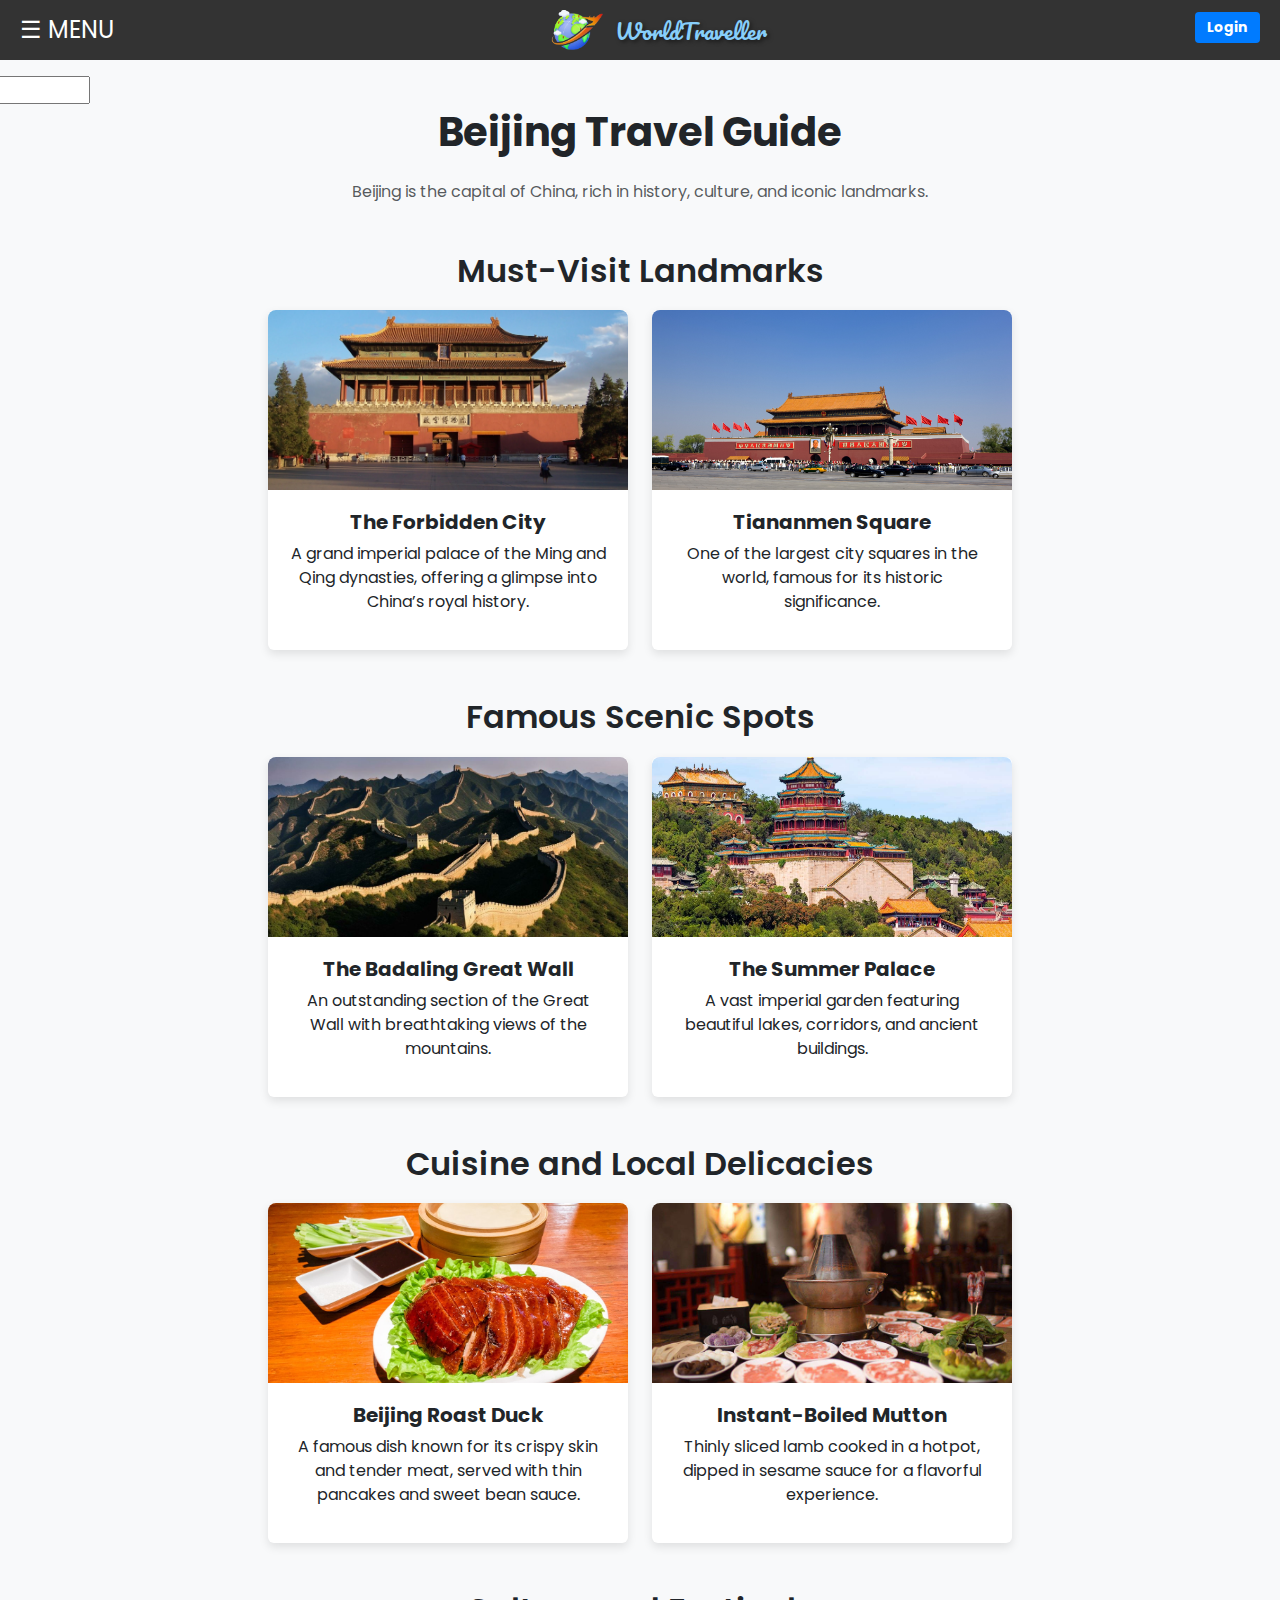
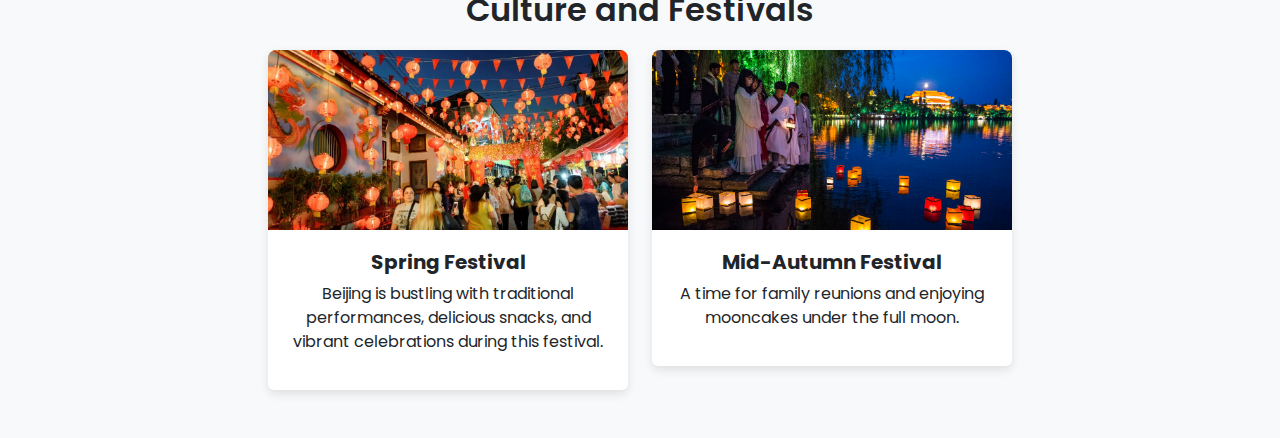
<file: BIT102/Beijing.html>
<!DOCTYPE html>
<html lang="en">
<head>
    <meta charset="UTF-8">
    <meta name="viewport" content="width=device-width, initial-scale=1.0">
    <title>Beijing Travel Guide</title>
    <link rel="icon" type="image/png" href="Logo.png">
    
    <!-- Bootstrap CSS -->
    <link rel="stylesheet" href="https://cdn.jsdelivr.net/npm/bootstrap@5.3.0/dist/css/bootstrap.min.css">
    
    <!-- Google Font -->
    <link href="https://fonts.googleapis.com/css2?family=Poppins:wght@300;400;600&display=swap" rel="stylesheet">

    <!-- Custom CSS -->
    <link rel="stylesheet" href="beijing.css">
    <link href="https://fonts.googleapis.com/css2?family=Pacifico&display=swap" rel="stylesheet">
</head>

<body>
    <nav class="navbar">
        <button class="menu-btn" onclick="toggleMenu()">☰ MENU</button>
        <div class="logo-container">
            <img src="Logo.png" alt="World Traveller Logo" class="logo">
            <span class="brand-name">WorldTraveller</span>
        </div>
        <a id="login-link" href="login.html" class="navbar-login">Login</a>
    </nav>
    
    <!-- 🔹 Sidebar Menu -->
    <div id="sidebar" class="sidebar">
        <button class="close-btn" onclick="toggleMenu()">✖</button>
        <input type="text" class="search-bar" placeholder="Search...">
        <h3>Main Menu</h3>
        <a href="index.html">Home</a>
        <a href="Forum/forum.html">Forum</a>
        <a href="index_booking.html">Booking</a>
        <h3>Top Destinations</h3>
        <a href="paris.html">Paris</a>
        <a href="London.html">London</a>
        <a href="Rome.html">Rome</a>
        <a href="Beijing.html">Beijing</a>
        <a href="Tokyo.html">Tokyo</a>
        <a href="KualaLumpur.html">Kuala Lumpur</a>
    </div>
    
    <div class="overlay" id="overlay" onclick="toggleMenu()"></div>
    <script>
        function toggleMenu() {
            const sidebar = document.getElementById('sidebar');
            const overlay = document.getElementById('overlay');
            sidebar.classList.toggle('active');
            overlay.classList.toggle('active');
        }
    </script>


    <!-- Main Content -->
    <div class="container py-5">
        <h1 class="text-center mb-4 fw-bold">Beijing Travel Guide</h1>
        <p class="text-center text-muted">Beijing is the capital of China, rich in history, culture, and iconic landmarks.</p>

        <!-- Must-Visit Landmarks -->
        <h2 class="section-title mt-5">Must-Visit Landmarks</h2>
        <div class="row g-4">
            <div class="col-md-6 col-lg-4">
                <div class="card">
                    <img src="Places_Photo/Forbidden_city.jpeg" alt="Forbidden City">
                    <div class="card-body">
                        <h5 class="fw-bold">The Forbidden City</h5>
                        <p>A grand imperial palace of the Ming and Qing dynasties, offering a glimpse into China’s royal history.</p>
                    </div>
                </div>
            </div>
            <div class="col-md-6 col-lg-4">
                <div class="card">
                    <img src="Places_Photo/TiananmenSquare.jpg" alt="Tiananmen Square">
                    <div class="card-body">
                        <h5 class="fw-bold">Tiananmen Square</h5>
                        <p>One of the largest city squares in the world, famous for its historic significance.</p>
                    </div>
                </div>
            </div>
        </div>

        <!-- Famous Scenic Spots -->
        <h2 class="section-title mt-5">Famous Scenic Spots</h2>
        <div class="row g-4">
            <div class="col-md-6 col-lg-4">
                <div class="card">
                    <img src="Places_Photo/GreatWall.jpg" alt="Great Wall">
                    <div class="card-body">
                        <h5 class="fw-bold">The Badaling Great Wall</h5>
                        <p>An outstanding section of the Great Wall with breathtaking views of the mountains.</p>
                    </div>
                </div>
            </div>
            <div class="col-md-6 col-lg-4">
                <div class="card">
                    <img src="Places_Photo/SummerPalace.jpg" alt="Summer Palace">
                    <div class="card-body">
                        <h5 class="fw-bold">The Summer Palace</h5>
                        <p>A vast imperial garden featuring beautiful lakes, corridors, and ancient buildings.</p>
                    </div>
                </div>
            </div>
        </div>

        <!-- Cuisine and Local Delicacies -->
        <h2 class="section-title mt-5">Cuisine and Local Delicacies</h2>
        <div class="row g-4">
            <div class="col-md-6 col-lg-4">
                <div class="card">
                    <img src="Places_Photo/Roastduck.jpeg" alt="Beijing Roast Duck">
                    <div class="card-body">
                        <h5 class="fw-bold">Beijing Roast Duck</h5>
                        <p>A famous dish known for its crispy skin and tender meat, served with thin pancakes and sweet bean sauce.</p>
                    </div>
                </div>
            </div>
            <div class="col-md-6 col-lg-4">
                <div class="card">
                    <img src="Places_Photo/Mutton.jpg" alt="Instant-Boiled Mutton">
                    <div class="card-body">
                        <h5 class="fw-bold">Instant-Boiled Mutton</h5>
                        <p>Thinly sliced lamb cooked in a hotpot, dipped in sesame sauce for a flavorful experience.</p>
                    </div>
                </div>
            </div>
        </div>

        <!-- Culture and Festivals -->
        <h2 class="section-title mt-5">Culture and Festivals</h2>
        <div class="row g-4">
            <div class="col-md-6 col-lg-4">
                <div class="card">
                    <img src="Places_Photo/ChinaSpringFestival.webp" alt="Spring Festival">
                    <div class="card-body">
                        <h5 class="fw-bold">Spring Festival</h5>
                        <p>Beijing is bustling with traditional performances, delicious snacks, and vibrant celebrations during this festival.</p>
                    </div>
                </div>
            </div>
            <div class="col-md-6 col-lg-4">
                <div class="card">
                    <img src="Places_Photo/MidAutumn.jpeg" alt="Mid-Autumn Festival">
                    <div class="card-body">
                        <h5 class="fw-bold">Mid-Autumn Festival</h5>
                        <p>A time for family reunions and enjoying mooncakes under the full moon.</p>
                    </div>
                </div>
            </div>
        </div>

    </div>

    <!-- Bootstrap JavaScript -->
    <script src="https://cdn.jsdelivr.net/npm/bootstrap@5.3.0/dist/js/bootstrap.bundle.min.js"></script>
</body>
</html>
</file>
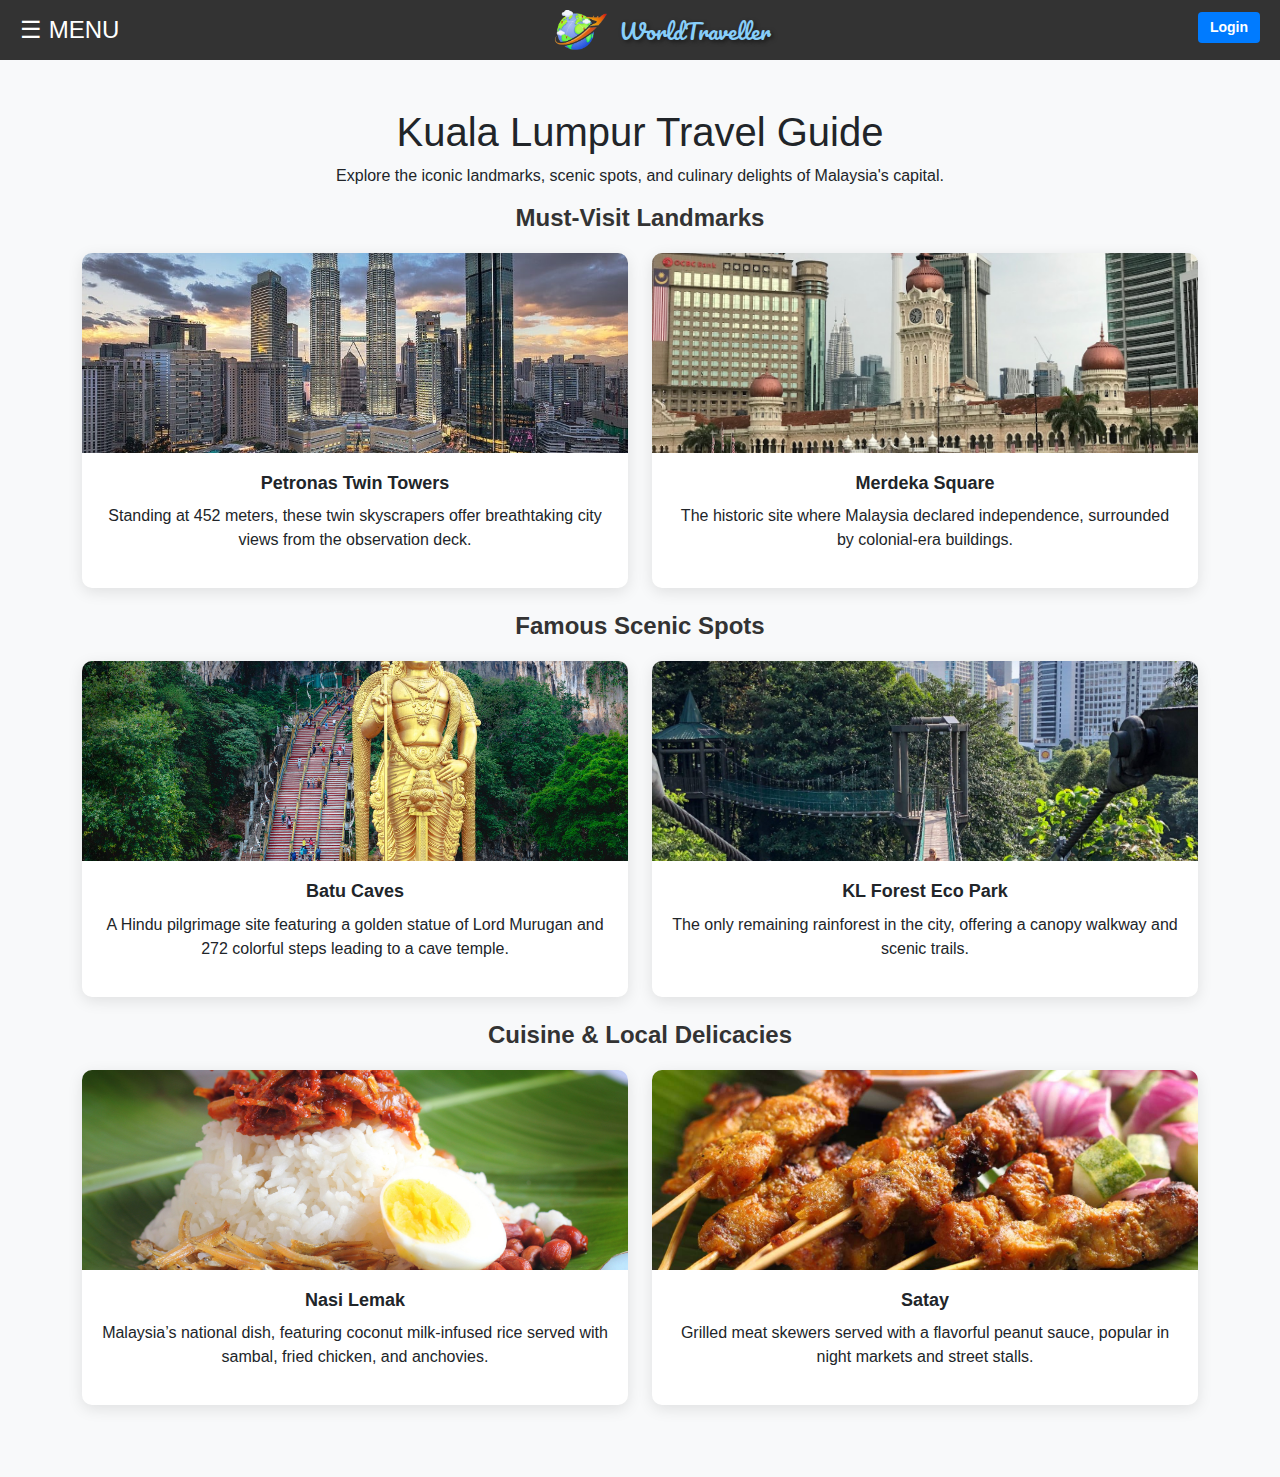
<file: BIT102/KualaLumpur.html>
<!DOCTYPE html>
<html lang="en">
<head>
    <meta charset="UTF-8">
    <meta name="viewport" content="width=device-width, initial-scale=1.0">
    <title>Kuala Lumpur Travel Guide</title>
    <link rel="stylesheet" href="https://cdn.jsdelivr.net/npm/bootstrap@5.3.0/dist/css/bootstrap.min.css">
    <link rel="stylesheet" href="Kuala Lumpur.css">
    <link rel="icon" type="image/png" href="Logo.png">
    <link href="https://fonts.googleapis.com/css2?family=Pacifico&display=swap" rel="stylesheet">
</head>
<body>
    <nav class="navbar">
        <button class="menu-btn" onclick="toggleMenu()">☰ MENU</button>
        <div class="logo-container">
            <img src="Logo.png" alt="World Traveller Logo" class="logo">
            <span class="brand-name">WorldTraveller</span>
        </div>
        <a id="login-link" href="login.html" class="navbar-login">Login</a>
    </nav>
    
    <!-- 🔹 Sidebar Menu -->
    <div id="sidebar" class="sidebar">
        <button class="close-btn" onclick="toggleMenu()">✖</button>
        <input type="text" class="search-bar" placeholder="Search...">
        <h3>Main Menu</h3>
        <a href="index.html">Home</a>
        <a href="Forum/forum.html">Forum</a>
        <a href="index_booking.html">Booking</a>
        <h3>Top Destinations</h3>
        <a href="paris.html">Paris</a>
        <a href="London.html">London</a>
        <a href="Rome.html">Rome</a>
        <a href="Beijing.html">Beijing</a>
        <a href="Tokyo.html">Tokyo</a>
        <a href="KualaLumpur.html">Kuala Lumpur</a>
    </div>
    
    <div class="overlay" id="overlay" onclick="toggleMenu()"></div>
    <script>
        function toggleMenu() {
            const sidebar = document.getElementById('sidebar');
            const overlay = document.getElementById('overlay');
            sidebar.classList.toggle('active');
            overlay.classList.toggle('active');
        }
    </script>

    <div class="container py-5">
        <h1 class="text-center">Kuala Lumpur Travel Guide</h1>
        <p class="text-center">Explore the iconic landmarks, scenic spots, and culinary delights of Malaysia's capital.</p>
        
        <!-- Must-Visit Landmarks -->
        <h2 class="section-title">Must-Visit Landmarks</h2>
        <div class="row">
            <div class="col-md-6 mb-4">
                <div class="card">
                    <img src="Places_Photo/Petronas-Twin-Towers-in-Kuala-Lumpur.jpg" alt="Petronas Twin Towers">
                    <div class="card-body">
                        <h5 class="card-title">Petronas Twin Towers</h5>
                        <p>Standing at 452 meters, these twin skyscrapers offer breathtaking city views from the observation deck.</p>
                    </div>
                </div>
            </div>
            <div class="col-md-6 mb-4">
                <div class="card">
                    <img src="Places_Photo/MerdekaSquare.jpg" alt="Merdeka Square">
                    <div class="card-body">
                        <h5 class="card-title">Merdeka Square</h5>
                        <p>The historic site where Malaysia declared independence, surrounded by colonial-era buildings.</p>
                    </div>
                </div>
            </div>
        </div>
        
        <!-- Famous Scenic Spots -->
        <h2 class="section-title">Famous Scenic Spots</h2>
        <div class="row">
            <div class="col-md-6 mb-4">
                <div class="card">
                    <img src="Places_Photo/BatuCaves.jpg" alt="Batu Caves">
                    <div class="card-body">
                        <h5 class="card-title">Batu Caves</h5>
                        <p>A Hindu pilgrimage site featuring a golden statue of Lord Murugan and 272 colorful steps leading to a cave temple.</p>
                    </div>
                </div>
            </div>
            <div class="col-md-6 mb-4">
                <div class="card">
                    <img src="Places_Photo/KL_ForestEcoPark.jpg" alt="KL Forest Eco Park">
                    <div class="card-body">
                        <h5 class="card-title">KL Forest Eco Park</h5>
                        <p>The only remaining rainforest in the city, offering a canopy walkway and scenic trails.</p>
                    </div>
                </div>
            </div>
        </div>
        
        <!-- Cuisine & Local Delicacies -->
        <h2 class="section-title">Cuisine & Local Delicacies</h2>
        <div class="row">
            <div class="col-md-6 mb-4">
                <div class="card">
                    <img src="Places_Photo/NasiLemak.jpg" alt="Nasi Lemak">
                    <div class="card-body">
                        <h5 class="card-title">Nasi Lemak</h5>
                        <p>Malaysia’s national dish, featuring coconut milk-infused rice served with sambal, fried chicken, and anchovies.</p>
                    </div>
                </div>
            </div>
            <div class="col-md-6 mb-4">
                <div class="card">
                    <img src="Places_Photo/Satay.jpg" alt="Satay">
                    <div class="card-body">
                        <h5 class="card-title">Satay</h5>
                        <p>Grilled meat skewers served with a flavorful peanut sauce, popular in night markets and street stalls.</p>
                    </div>
                </div>
            </div>
        </div>
    </div>

    <script src="https://cdn.jsdelivr.net/npm/bootstrap@5.3.0/dist/js/bootstrap.bundle.min.js"></script>
</body>
</html>
</file>
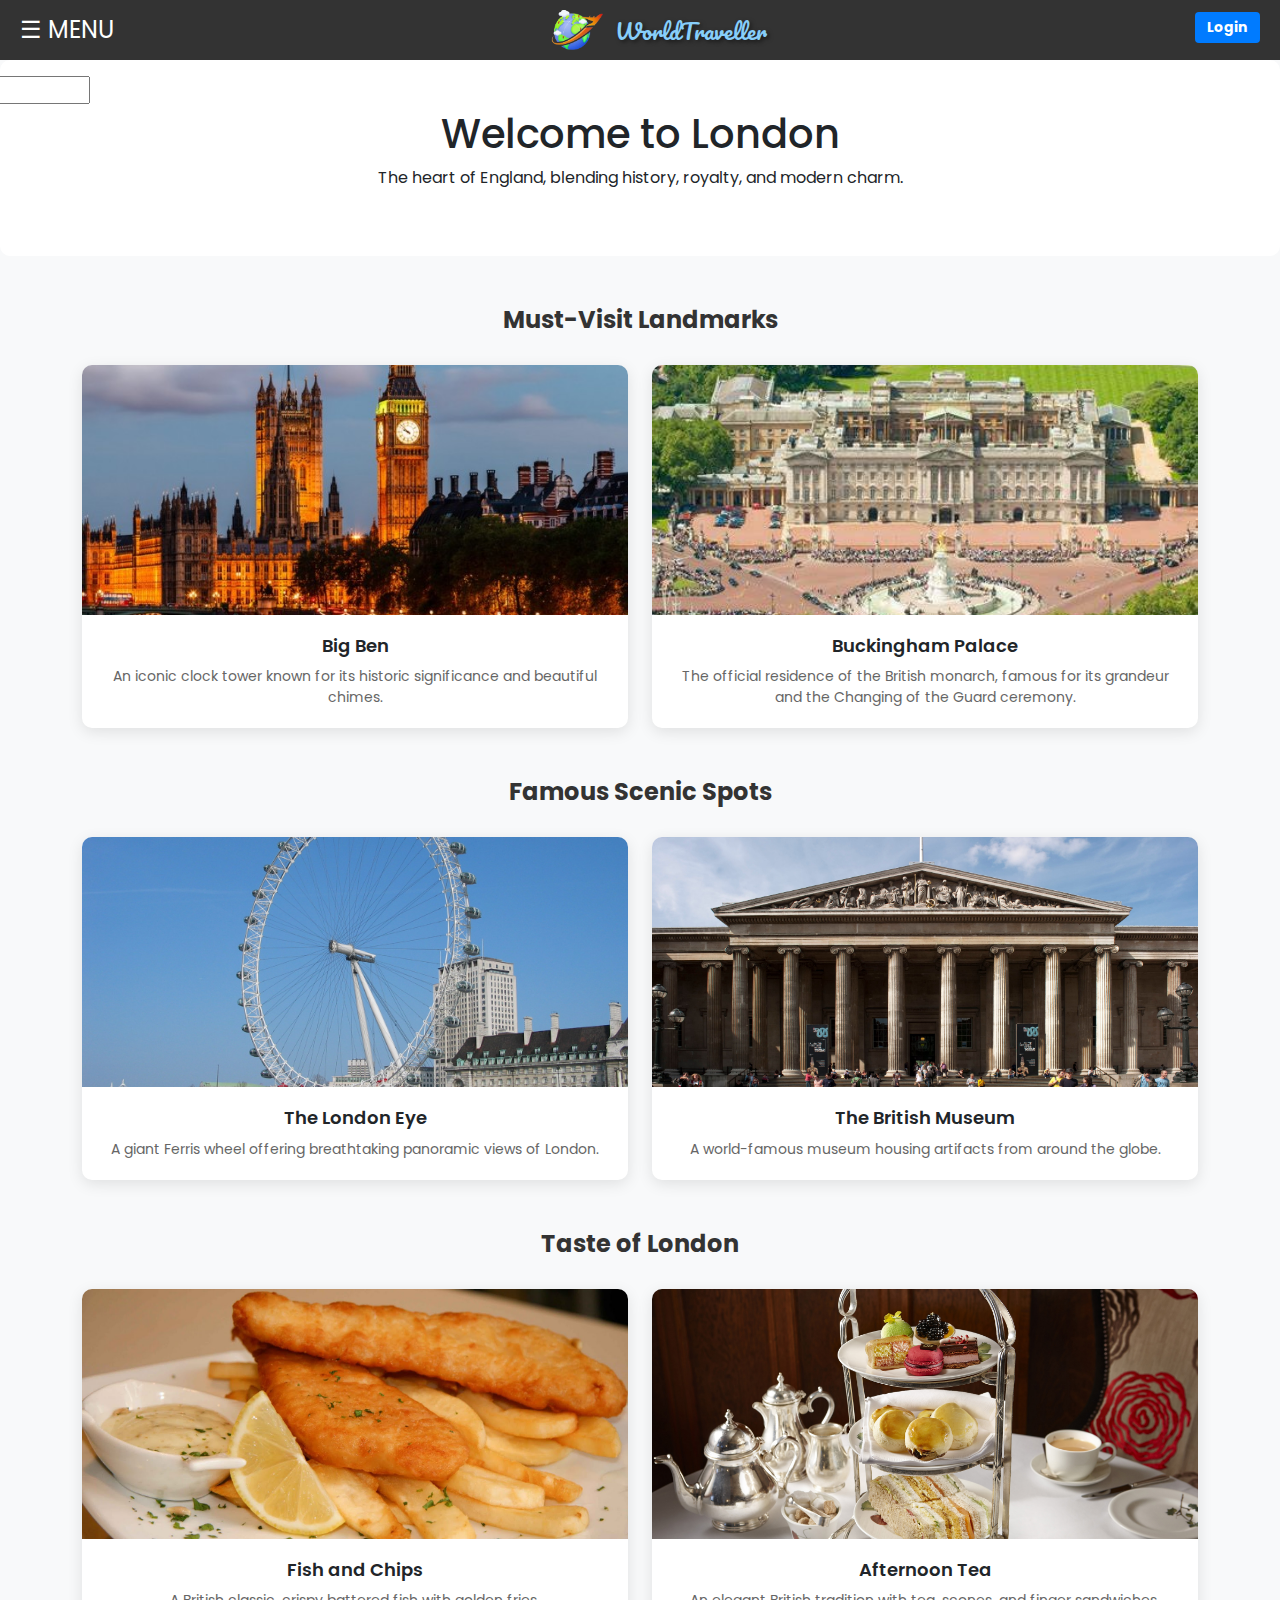
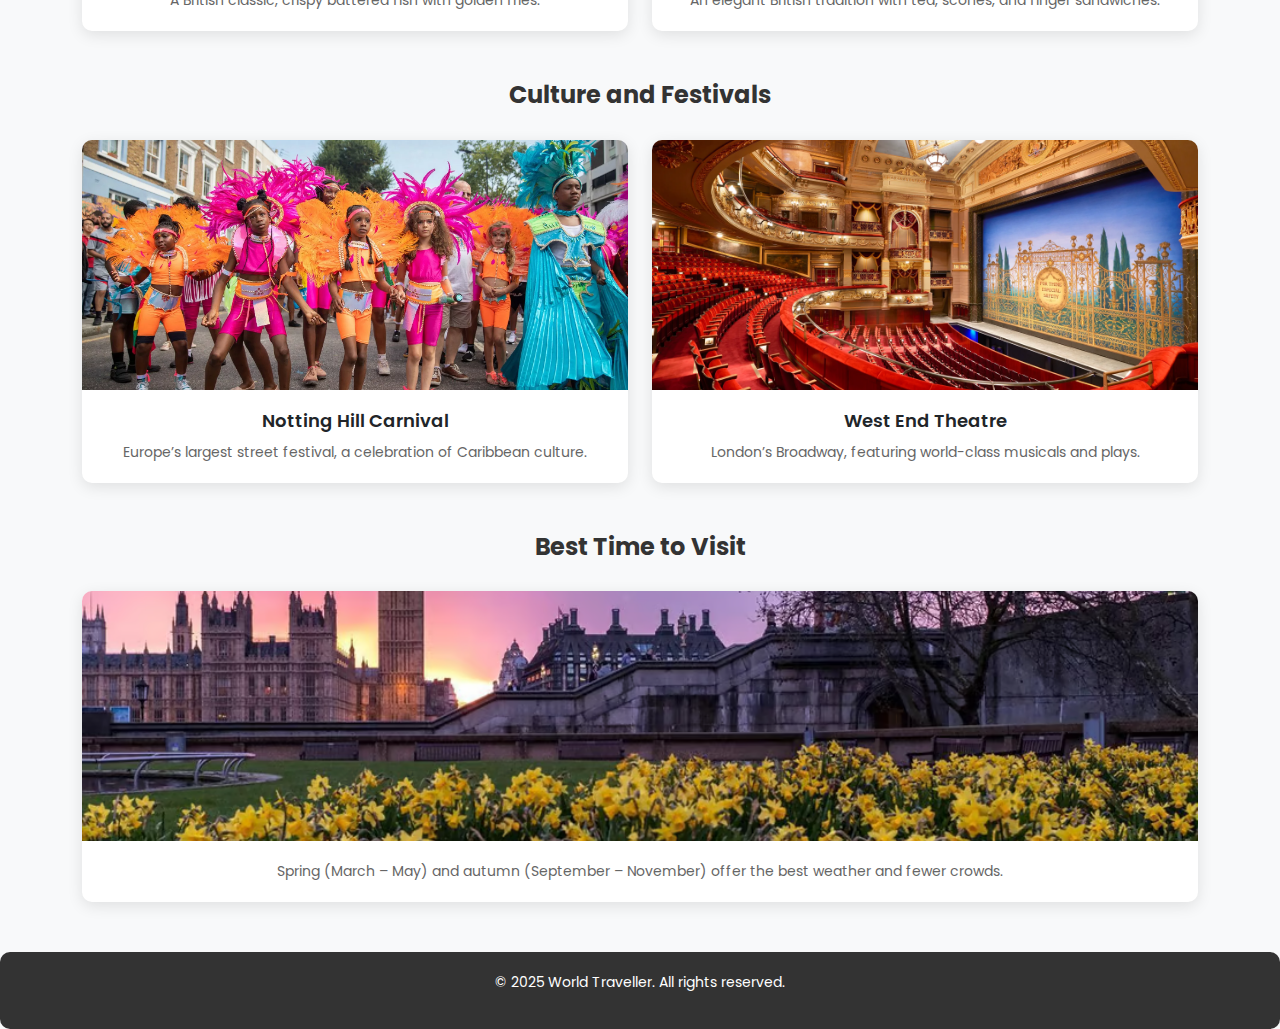
<file: BIT102/London.html>
<!DOCTYPE html>
<html lang="en">
<head>
    <meta charset="UTF-8">
    <meta name="viewport" content="width=device-width, initial-scale=1.0">
    <title>London</title>
    <link rel="stylesheet" href="https://cdn.jsdelivr.net/npm/bootstrap@5.3.0/dist/css/bootstrap.min.css">
    <link rel="stylesheet" href="London.css">
    <link href="https://fonts.googleapis.com/css2?family=Poppins:wght@300;400;600&display=swap" rel="stylesheet">
    <link rel="icon" type="image/png" href="Logo.png">
    <link href="https://fonts.googleapis.com/css2?family=Pacifico&display=swap" rel="stylesheet">
</head>
<body>
    <nav class="navbar">
        <button class="menu-btn" onclick="toggleMenu()">☰ MENU</button>
        <div class="logo-container">
            <img src="Logo.png" alt="World Traveller Logo" class="logo">
            <span class="brand-name">WorldTraveller</span>
        </div>
        <a id="login-link" href="login.html" class="navbar-login">Login</a>
    </nav>
    
    <!-- 🔹 Sidebar Menu -->
    <div id="sidebar" class="sidebar">
        <button class="close-btn" onclick="toggleMenu()">✖</button>
        <input type="text" class="search-bar" placeholder="Search...">
        <h3>Main Menu</h3>
        <a href="index.html">Home</a>
        <a href="Forum/forum.html">Forum</a>
        <a href="index_booking.html">Booking</a>
        <h3>Top Destinations</h3>
        <a href="paris.html">Paris</a>
        <a href="London.html">London</a>
        <a href="Rome.html">Rome</a>
        <a href="Beijing.html">Beijing</a>
        <a href="Tokyo.html">Tokyo</a>
        <a href="KualaLumpur.html">Kuala Lumpur</a>
    </div>
    
    <div class="overlay" id="overlay" onclick="toggleMenu()"></div>
    <script>
        function toggleMenu() {
            const sidebar = document.getElementById('sidebar');
            const overlay = document.getElementById('overlay');
            sidebar.classList.toggle('active');
            overlay.classList.toggle('active');
        }
    </script>

    <!-- Header -->
    <div class="header">
        <h1>Welcome to London</h1>
        <p>The heart of England, blending history, royalty, and modern charm.</p>
    </div>

    <!-- Must-Visit Landmarks -->
    <div class="container mt-4">
        <h2 class="section-title">Must-Visit Landmarks</h2>
        <div class="row mt-3">
            <div class="col-md-6">
                <div class="card">
                    <img src="Places_Photo/BigBen.jpg" alt="Big Ben">
                    <div class="card-body">
                        <h5 class="card-title">Big Ben</h5>
                        <p class="card-text">An iconic clock tower known for its historic significance and beautiful chimes.</p>
                    </div>
                </div>
            </div>
            <div class="col-md-6">
                <div class="card">
                    <img src="Places_Photo/Buckingham Place.jpeg" alt="Buckingham Palace">
                    <div class="card-body">
                        <h5 class="card-title">Buckingham Palace</h5>
                        <p class="card-text">The official residence of the British monarch, famous for its grandeur and the Changing of the Guard ceremony.</p>
                    </div>
                </div>
            </div>
        </div>
    </div>

    <!-- Famous Scenic Spots -->
    <div class="container mt-5">
        <h2 class="section-title">Famous Scenic Spots</h2>
        <div class="row mt-3">
            <div class="col-md-6">
                <div class="card">
                    <img src="Places_Photo/TheLondonEyes.jpg" alt="London Eye">
                    <div class="card-body">
                        <h5 class="card-title">The London Eye</h5>
                        <p class="card-text">A giant Ferris wheel offering breathtaking panoramic views of London.</p>
                    </div>
                </div>
            </div>
            <div class="col-md-6">
                <div class="card">
                    <img src="Places_Photo/TheBrithishMuseum.jpeg" alt="British Museum">
                    <div class="card-body">
                        <h5 class="card-title">The British Museum</h5>
                        <p class="card-text">A world-famous museum housing artifacts from around the globe.</p>
                    </div>
                </div>
            </div>
        </div>
    </div>

    <!-- London Food -->
    <div class="container mt-5">
        <h2 class="section-title">Taste of London</h2>
        <div class="row mt-3">
            <div class="col-md-6">
                <div class="card">
                    <img src="Places_Photo/FishNChip.jpeg" alt="Fish and Chips">
                    <div class="card-body">
                        <h5 class="card-title">Fish and Chips</h5>
                        <p class="card-text">A British classic, crispy battered fish with golden fries.</p>
                    </div>
                </div>
            </div>
            <div class="col-md-6">
                <div class="card">
                    <img src="Places_Photo/AfternoonTea.jpg" alt="Afternoon Tea">
                    <div class="card-body">
                        <h5 class="card-title">Afternoon Tea</h5>
                        <p class="card-text">An elegant British tradition with tea, scones, and finger sandwiches.</p>
                    </div>
                </div>
            </div>
        </div>
    </div>

    <!-- Culture and Festivals -->
    <div class="container mt-5">
        <h2 class="section-title">Culture and Festivals</h2>
        <div class="row mt-3">
            <div class="col-md-6">
                <div class="card">
                    <img src="Places_Photo/NottingHillCarnival.webp" alt="Notting Hill Carnival">
                    <div class="card-body">
                        <h5 class="card-title">Notting Hill Carnival</h5>
                        <p class="card-text">Europe’s largest street festival, a celebration of Caribbean culture.</p>
                    </div>
                </div>
            </div>
            <div class="col-md-6">
                <div class="card">
                    <img src="Places_Photo/WestEndTheatre.webp" alt="West End Theatre">
                    <div class="card-body">
                        <h5 class="card-title">West End Theatre</h5>
                        <p class="card-text">London’s Broadway, featuring world-class musicals and plays.</p>
                    </div>
                </div>
            </div>
        </div>
    </div>

    <!-- Best Time to Visit -->
    <div class="container mt-5">
        <h2 class="section-title">Best Time to Visit</h2>
        <div class="card">
            <img src="Places_Photo/LondonWeather.avif" class="card-img-top" alt="London Weather">
            <div class="card-body">
                <p class="card-text">Spring (March – May) and autumn (September – November) offer the best weather and fewer crowds.</p>
            </div>
        </div>
    </div>

    <!-- Footer -->
    <div class="footer">
        <p>© 2025 World Traveller. All rights reserved.</p>
    </div>

    <script src="https://cdn.jsdelivr.net/npm/bootstrap@5.3.0/dist/js/bootstrap.bundle.min.js"></script>

</body>
</html>
</file>
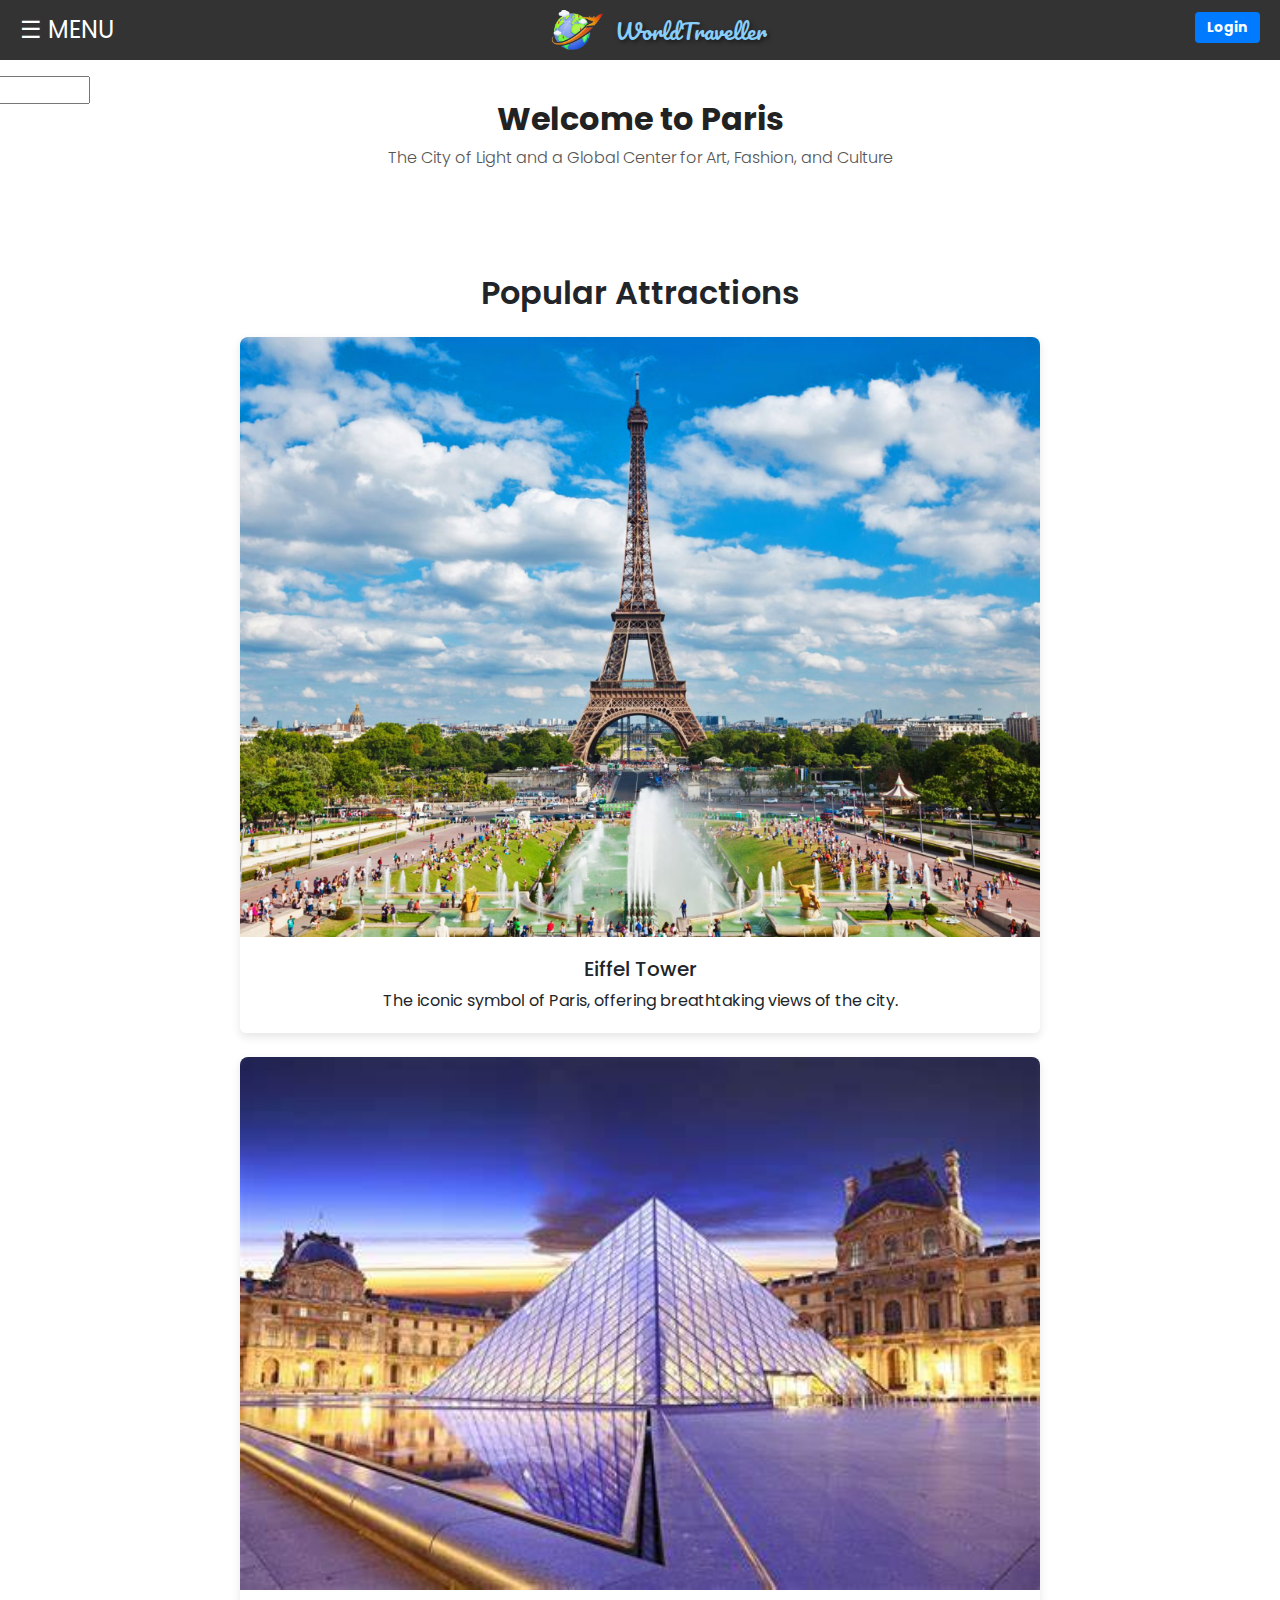
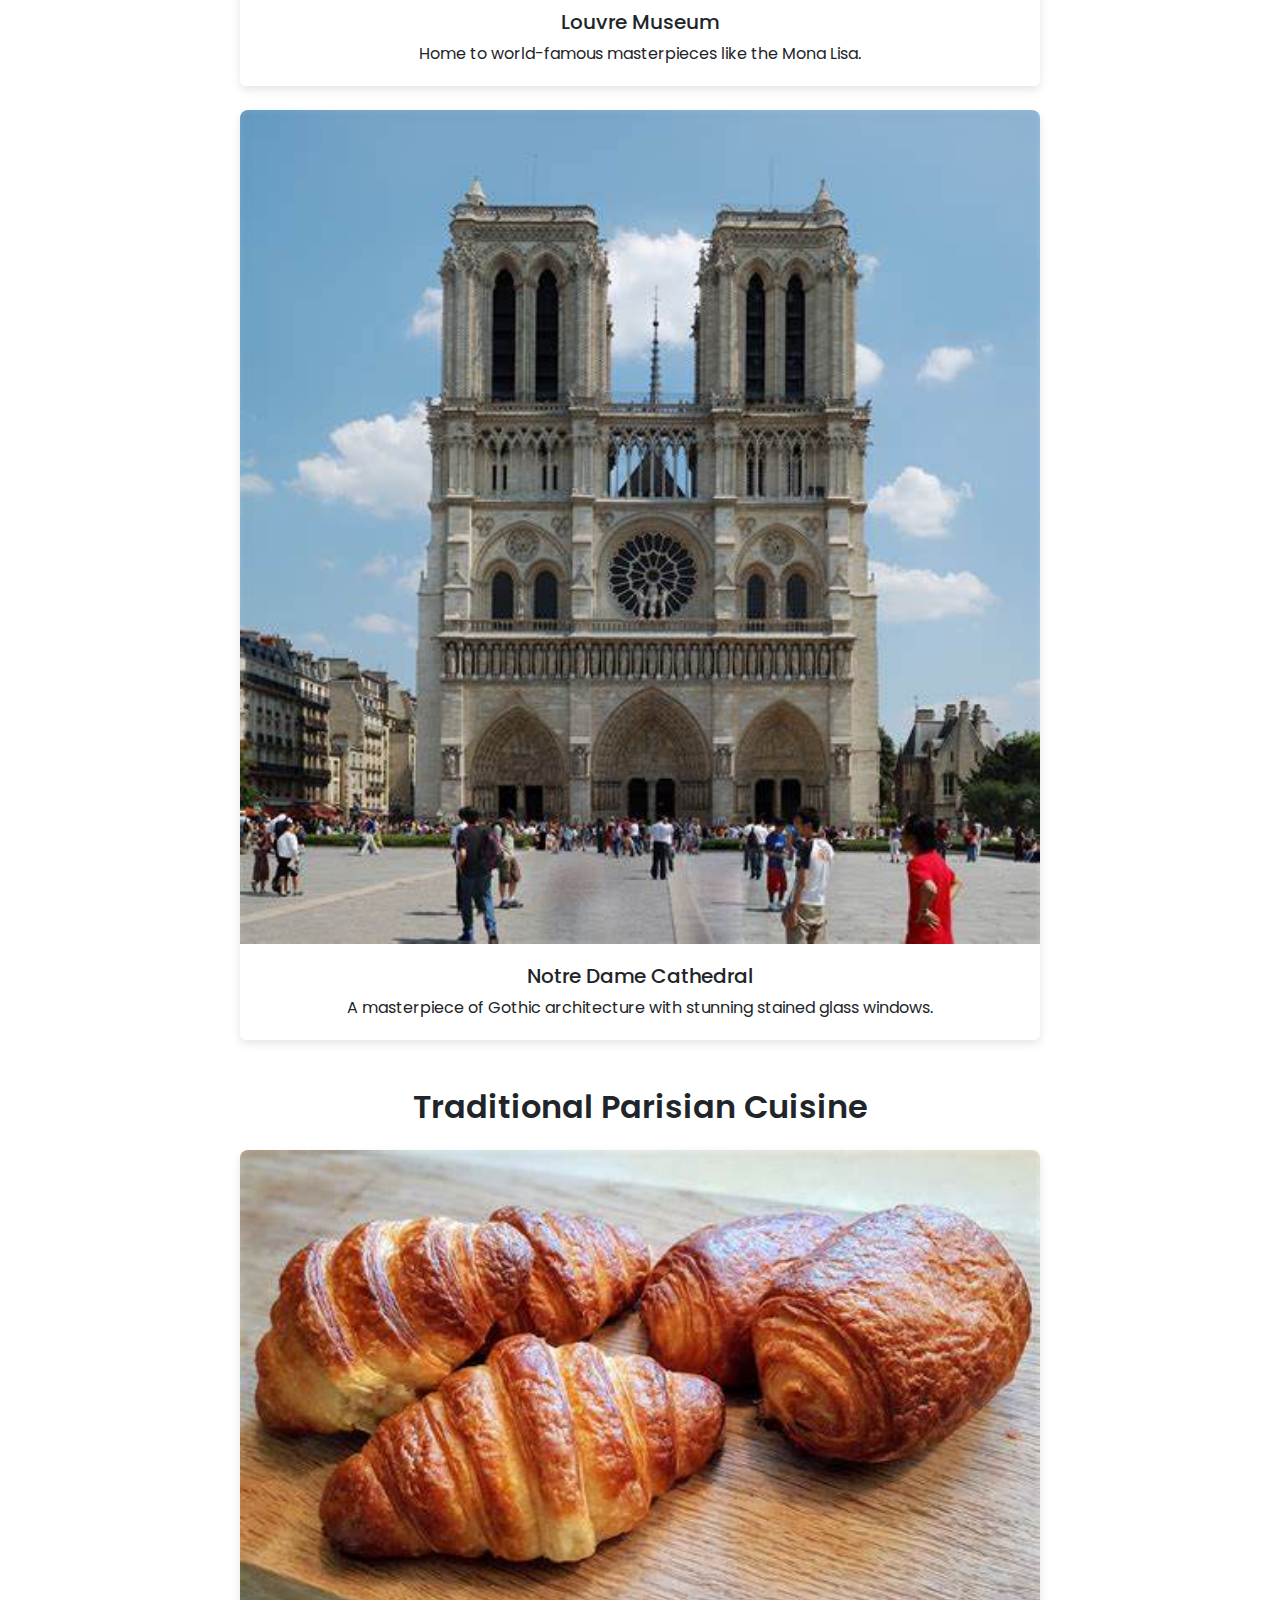
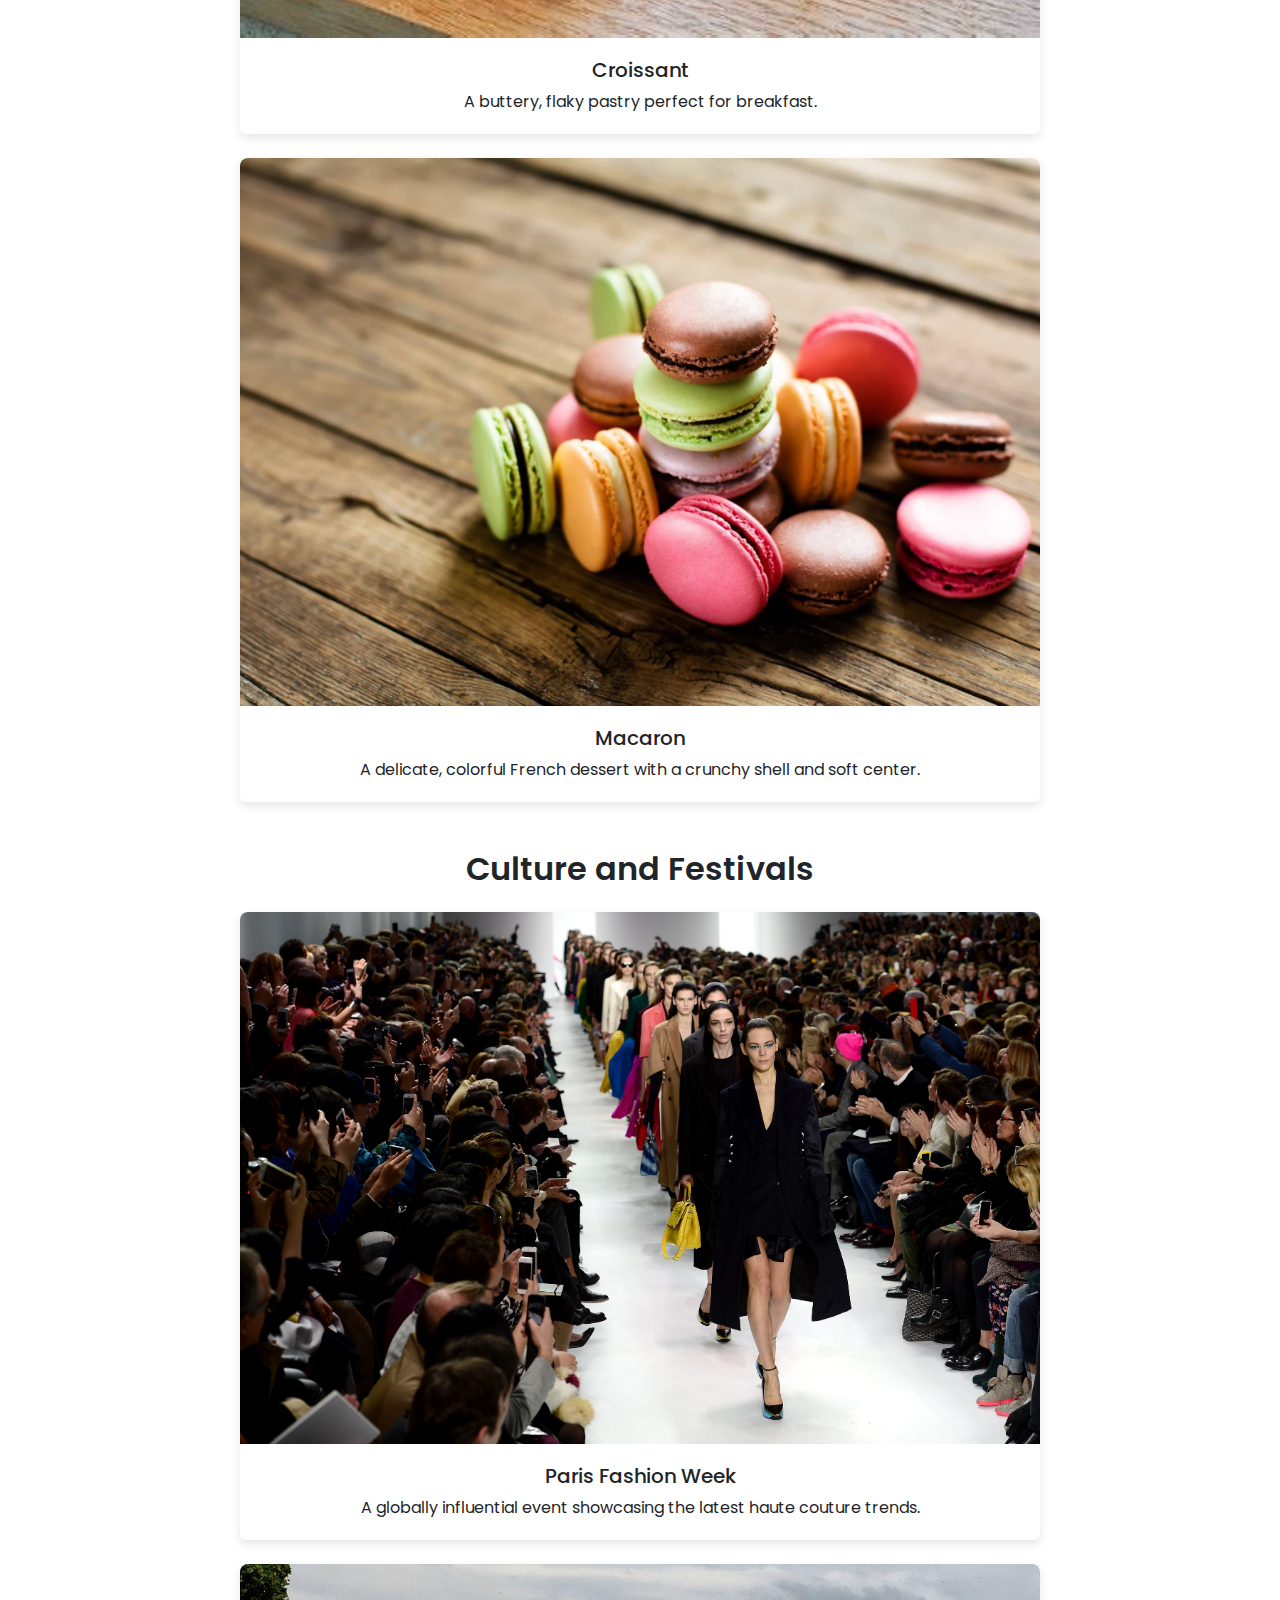
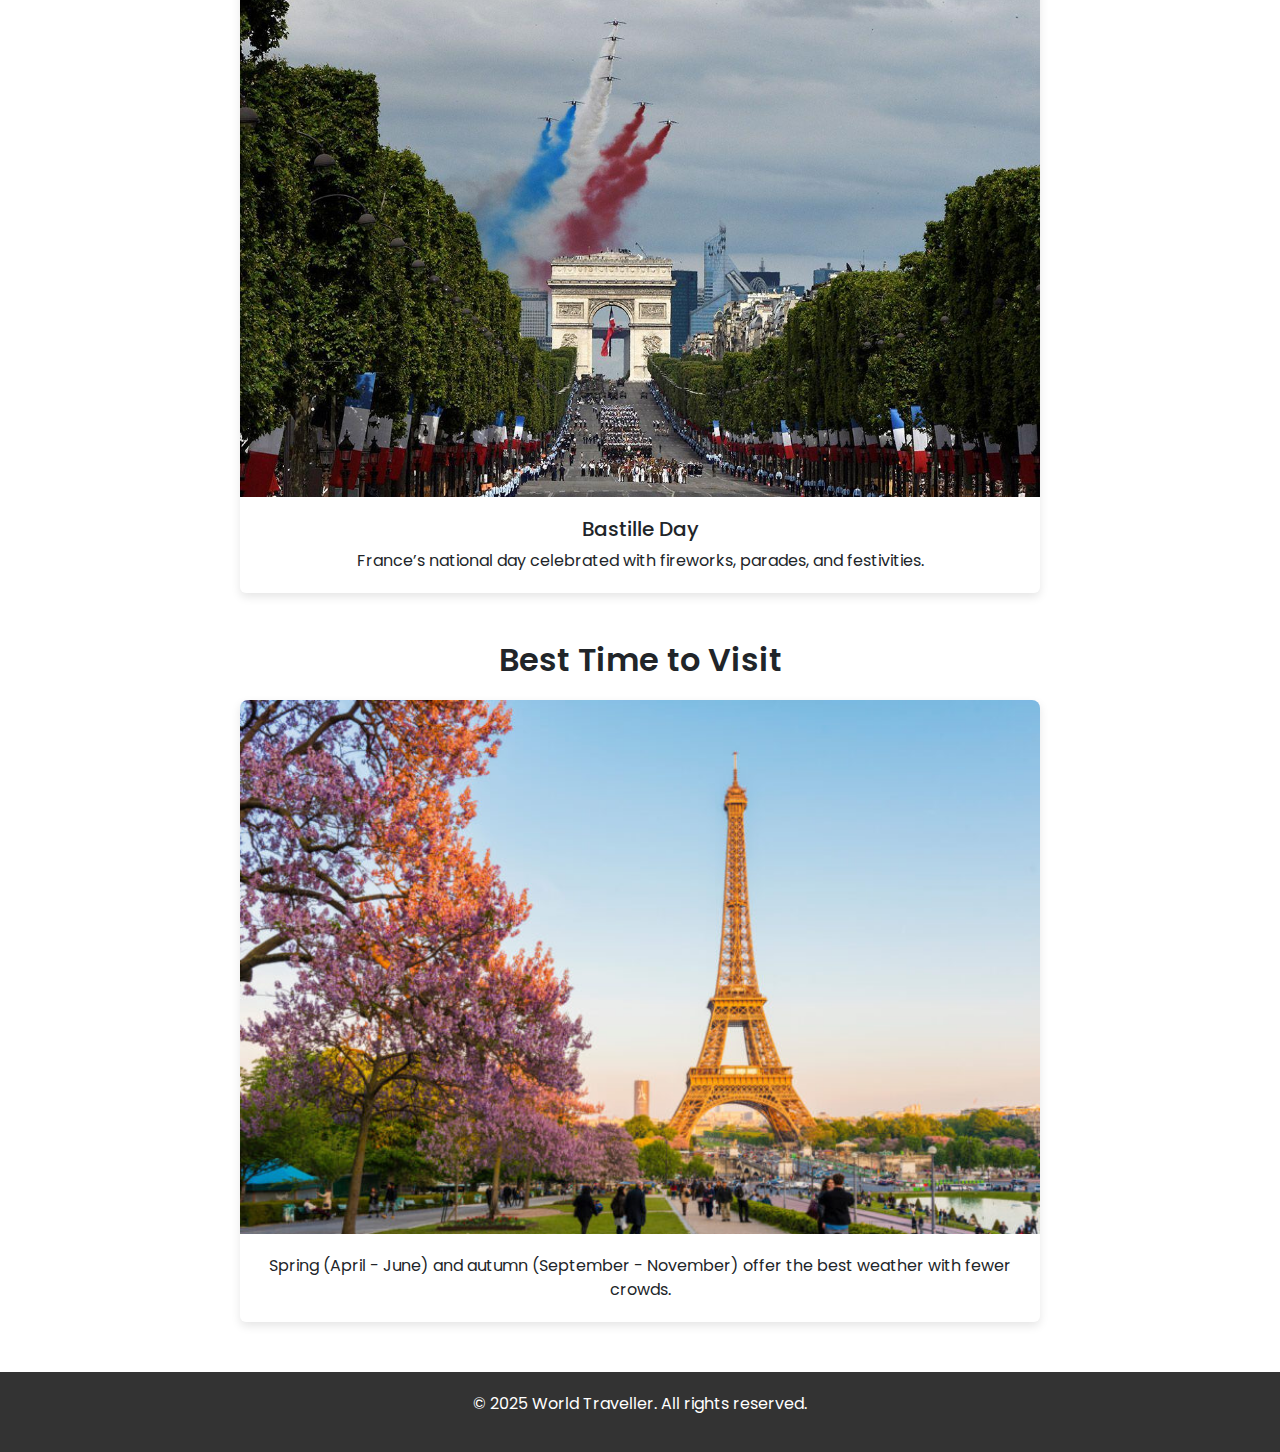
<file: BIT102/paris.html>
<!DOCTYPE html>
<html lang="en">
<head>
    <meta charset="UTF-8">
    <meta name="viewport" content="width=device-width, initial-scale=1.0">
    <title>Paris - City of Light</title>
    <link rel="stylesheet" href="https://cdn.jsdelivr.net/npm/bootstrap@5.3.0/dist/css/bootstrap.min.css">
    <link href="https://fonts.googleapis.com/css2?family=Poppins:wght@300;400;600&display=swap" rel="stylesheet">
    <link rel="icon" type="image/png" href="../Logo.png">
    <link rel="stylesheet" href="paris.css">
    <link rel="icon" type="image/png" href="Logo.png">
    <link href="https://fonts.googleapis.com/css2?family=Pacifico&display=swap" rel="stylesheet">
</head>
<body>
    <nav class="navbar">
        <button class="menu-btn" onclick="toggleMenu()">☰ MENU</button>
        <div class="logo-container">
            <img src="Logo.png" alt="World Traveller Logo" class="logo">
            <span class="brand-name">WorldTraveller</span>
        </div>
        <a id="login-link" href="login.html" class="navbar-login">Login</a>
    </nav>
    
    <!-- 🔹 Sidebar Menu -->
    <div id="sidebar" class="sidebar">
        <button class="close-btn" onclick="toggleMenu()">✖</button>
        <input type="text" class="search-bar" placeholder="Search...">
        <h3>Main Menu</h3>
        <a href="index.html">Home</a>
        <a href="Forum/forum.html">Forum</a>
        <a href="index_booking.html">Booking</a>
        <h3>Top Destinations</h3>
        <a href="paris.html">Paris</a>
        <a href="London.html">London</a>
        <a href="Rome.html">Rome</a>
        <a href="Beijing.html">Beijing</a>
        <a href="Tokyo.html">Tokyo</a>
        <a href="KualaLumpur.html">Kuala Lumpur</a>
    </div>
    
    <div class="overlay" id="overlay" onclick="toggleMenu()"></div>
    <script>
        function toggleMenu() {
            const sidebar = document.getElementById('sidebar');
            const overlay = document.getElementById('overlay');
            sidebar.classList.toggle('active');
            overlay.classList.toggle('active');
        }
    </script>
    
    <!-- Header -->
    <div class="header">
        <h1>Welcome to Paris</h1>
        <p class="lead">The City of Light and a Global Center for Art, Fashion, and Culture</p>
    </div>

    <!-- Must-Visit Attractions -->
    <div class="container my-5">
        <h2 class="section-title">Popular Attractions</h2>
        <div class="mt-4">
            <div class="card">
                <img src="Places_Photo/EiffelTower.avif" class="card-img-top" alt="Eiffel Tower">
                <div class="card-body">
                    <h5 class="card-title">Eiffel Tower</h5>
                    <p class="card-text">The iconic symbol of Paris, offering breathtaking views of the city.</p>
                </div>
            </div>
            <div class="card mt-4">
                <img src="Places_Photo/LouvreMuseum.jpeg" class="card-img-top" alt="Louvre Museum">
                <div class="card-body">
                    <h5 class="card-title">Louvre Museum</h5>
                    <p class="card-text">Home to world-famous masterpieces like the Mona Lisa.</p>
                </div>
            </div>
            <div class="card mt-4">
                <img src="Places_Photo/NotreDameCathedral.jpeg" class="card-img-top" alt="Notre Dame Cathedral">
                <div class="card-body">
                    <h5 class="card-title">Notre Dame Cathedral</h5>
                    <p class="card-text">A masterpiece of Gothic architecture with stunning stained glass windows.</p>
                </div>
            </div>
        </div>
    </div>

    <!-- Traditional Cuisine -->
    <div class="container my-5">
        <h2 class="section-title">Traditional Parisian Cuisine</h2>
        <div class="mt-4">
            <div class="card">
                <img src="Places_Photo/Crossant.jpeg" class="card-img-top" alt="Croissant">
                <div class="card-body">
                    <h5 class="card-title">Croissant</h5>
                    <p class="card-text">A buttery, flaky pastry perfect for breakfast.</p>
                </div>
            </div>
            <div class="card mt-4">
                <img src="Places_Photo/Macaron.jpg" class="card-img-top" alt="Macaron">
                <div class="card-body">
                    <h5 class="card-title">Macaron</h5>
                    <p class="card-text">A delicate, colorful French dessert with a crunchy shell and soft center.</p>
                </div>
            </div>
        </div>
    </div>

    <!-- Culture and Festivals -->
    <div class="container my-5">
        <h2 class="section-title">Culture and Festivals</h2>
        <div class="mt-4">
            <div class="card">
                <img src="Places_Photo/ParisFashionWeek.jpg" class="card-img-top" alt="Paris Fashion Week">
                <div class="card-body">
                    <h5 class="card-title">Paris Fashion Week</h5>
                    <p class="card-text">A globally influential event showcasing the latest haute couture trends.</p>
                </div>
            </div>
            <div class="card mt-4">
                <img src="Places_Photo/BastilleDay.jpg" class="card-img-top" alt="Bastille Day">
                <div class="card-body">
                    <h5 class="card-title">Bastille Day</h5>
                    <p class="card-text">France’s national day celebrated with fireworks, parades, and festivities.</p>
                </div>
            </div>
        </div>
    </div>

    <!-- Best Time to Visit -->
    <div class="container my-5">
        <h2 class="section-title">Best Time to Visit</h2>
        <div class="card">
            <img src="Places_Photo/ParisWeather.jpeg" class="card-img-top" alt="Paris Weather">
            <div class="card-body">
                <p class="card-text">Spring (April - June) and autumn (September - November) offer the best weather with fewer crowds.</p>
            </div>
        </div>
    </div>

    <!-- Footer -->
    <div class="footer">
        <p>© 2025 World Traveller. All rights reserved.</p>
    </div>

    <script src="https://cdn.jsdelivr.net/npm/bootstrap@5.3.0/dist/js/bootstrap.bundle.min.js"></script>

</body>
</html>
</file>
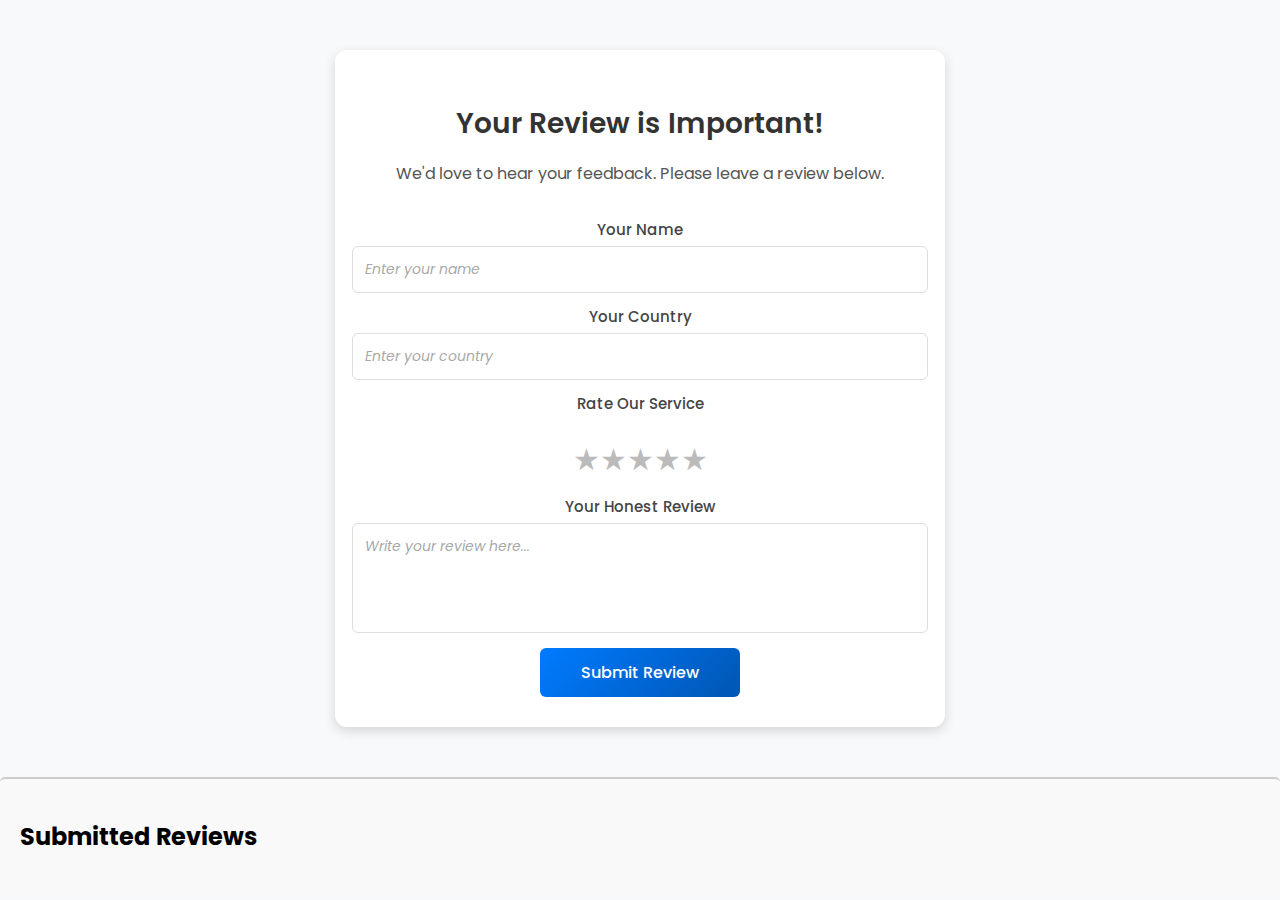
<file: BIT102/ReviewForm.html>
<!DOCTYPE html>
<html lang="en">
<head>
    <meta charset="UTF-8">
    <meta name="viewport" content="width=device-width, initial-scale=1.0">
    <title>Leave a Review</title>
    <link rel="stylesheet" href="ReviewForm.css">
    <link rel="icon" type="image/png" href="Logo.png">
</head>
<body>
    <div class="review-container">
        <h2>Your Review is Important!</h2>
        <p>We'd love to hear your feedback. Please leave a review below.</p>

        <form id="reviewForm" action="ReviewForum.php" method="POST">
            <label for="name">Your Name</label>
            <input type="text" id="name" name="name" placeholder="Enter your name" required>

            <label for="country">Your Country</label>
            <input type="text" id="country" name="country" placeholder="Enter your country" required>

            <label>Rate Our Service</label>
            <div class="stars">
                <input type="radio" id="star5" name="rating" value="5" required><label for="star5">★</label>
                <input type="radio" id="star4" name="rating" value="4"><label for="star4">★</label>
                <input type="radio" id="star3" name="rating" value="3"><label for="star3">★</label>
                <input type="radio" id="star2" name="rating" value="2"><label for="star2">★</label>
                <input type="radio" id="star1" name="rating" value="1"><label for="star1">★</label>
            </div>

            <label for="review">Your Honest Review</label>
            <textarea id="review" name="review" rows="4" placeholder="Write your review here..." required></textarea>

            <button type="submit" class="submit-btn">Submit Review</button>
        </form>
    </div>

    <div class="submitted-reviews">
        <h2>Submitted Reviews</h2>
        <div id="reviews"></div>
    </div>

    <script>
        async function fetchReviews() {
            try {
                const response = await fetch('fetchReviews.php');
                if (!response.ok) {
                    throw new Error(`HTTP error! status: ${response.status}`);
                }
                const reviews = await response.json();

                const reviewsContainer = document.getElementById('reviews');
                reviewsContainer.innerHTML = ''; // Clear existing reviews

                if (reviews.length > 0) {
                    reviews.forEach(review => {
                        const reviewDiv = document.createElement('div');
                        reviewDiv.classList.add('review');
                        reviewDiv.innerHTML = `
                            <div class="review-header">
                                <img src="defaultlogo.png" alt="Avatar" class="avatar">
                                <div class="review-details">
                                    <h3>${review.name} from ${review.country}</h3>
                                    <p>Rating: ${'★'.repeat(review.rating)}</p>
                                    <p>${review.review}</p>
                                    <small>Submitted on: ${review.created_at}</small>
                                </div>
                            </div>
                            <div class="review-actions">
                                <button class="edit-btn" data-id="${review.id}">Edit</button>
                                <button class="delete-btn" data-id="${review.id}">Remove</button>
                            </div>
                        `;
                        reviewsContainer.appendChild(reviewDiv);
                    });
                    document.querySelectorAll('.edit-btn').forEach(btn => {
                        btn.addEventListener('click', handleEdit);
                    });
                    document.querySelectorAll('.delete-btn').forEach(btn => {
                        btn.addEventListener('click', handleDelete);
                    });
                } else {
                    reviewsContainer.innerHTML = '<p>No reviews yet. Be the first to leave one!</p>';
                }
            } catch (error) {
                console.error('Error fetching reviews:', error);
            }
        }
        async function handleEdit(e) {
            const id = e.target.dataset.id;
            const reviewDiv = e.target.closest('.review');
            const currentReview = reviewDiv.querySelectorAll('p')[1].innerText;

            const newReview = prompt("Edit your review:", currentReview);
            if (newReview !== null && newReview.trim() !== "") {
                try {
                    const response = await fetch('updateReview.php', {
                        method: 'POST',
                        headers: {
                            'Content-Type': 'application/json'
                        },
                        body: JSON.stringify({ id, review: newReview.trim() })
                    });
                    const result = await response.text();
                    alert(result);
                    fetchReviews(); // Refresh reviews
                } catch (error) {
                    console.error("Error updating review:", error);
                }
            }
        }
        async function handleDelete(e) {
            const id = e.target.dataset.id;
            if (confirm("Are you sure you want to delete this review?")) {
                const response = await fetch(`deleteReview.php?id=${id}`, {
                    method: 'DELETE'
                });
                const result = await response.text();
                alert(result);
                fetchReviews(); // refresh list
            }
        }

        window.onload = fetchReviews;
    </script>
    <style>
        /* Style for the submitted reviews container */
        .submitted-reviews {
            margin-top: 30px;
            padding: 20px;
            border-top: 2px solid #ccc;
            background-color: #f9f9f9;
            border-radius: 5px;
        }

        /* Style for each individual review */
        .submitted-reviews .review {
            margin-bottom: 20px;
            padding: 15px;
            border: 1px solid #ddd;
            border-radius: 5px;
            background-color: #f0f0f0;
            box-shadow: 0 2px 4px rgba(0, 0, 0, 0.1);
        }

        /* Style for the reviewer's name and country */
        .submitted-reviews .review h3 {
            margin: 0 0 10px;
            font-size: 1.2em;
            color: #333;
        }

        /* Style for the review text */
        .submitted-reviews .review p {
            margin: 5px 0;
            font-size: 1em;
            color: #555;
        }

        /* Style for the submission date */
        .submitted-reviews .review small {
            display: block;
            margin-top: 10px;
            font-size: 0.9em;
            color: #888;
        }

        /* Add some spacing between stars and text */
        .submitted-reviews .review p:first-of-type {
            margin-bottom: 10px;
            font-weight: bold;
            color: #ff9800; /* Orange color for stars */
        }
        /* Style for placeholder text */
        input::placeholder,
        textarea::placeholder {
            color: rgba(128, 128, 128, 0.7); /* Grey and slightly transparent */
            font-style: italic; /* Optional: Make it italic */
        }
        /* Style for the review header */
        .review-header {
            display: flex;
            align-items: center;
            margin-bottom: 10px;
        }

        /* Style for the avatar image */
        .avatar {
            width: 50px;
            height: 50px;
            border-radius: 50%;
            margin-right: 15px;
            border: 1px solid #ddd;
        }

        /* Style for the review details */
        .review-details {
            flex: 1;
        }
        /* Style for the review actions (Edit and Remove buttons) */
        .review-actions button {
            padding: 5px 10px;
            border: none;
            border-radius: 5px;
            cursor: pointer;
            font-size: 0.9em;
            font-weight: bold;
            color: white;
        }

        /* Blue color for the Edit button */
        .review-actions .edit-btn {
            background-color: #007BFF; /* Bootstrap blue */
        }

        .review-actions .edit-btn:hover {
            background-color: #0056b3; /* Darker blue on hover */
        }

        /* Red color for the Remove button */
        .review-actions .delete-btn {
            background-color: #FF4D4D; /* Light red */
        }

        .review-actions .delete-btn:hover {
            background-color: #CC0000; /* Darker red on hover */
        }
    </style>
</body>
</html>
</file>
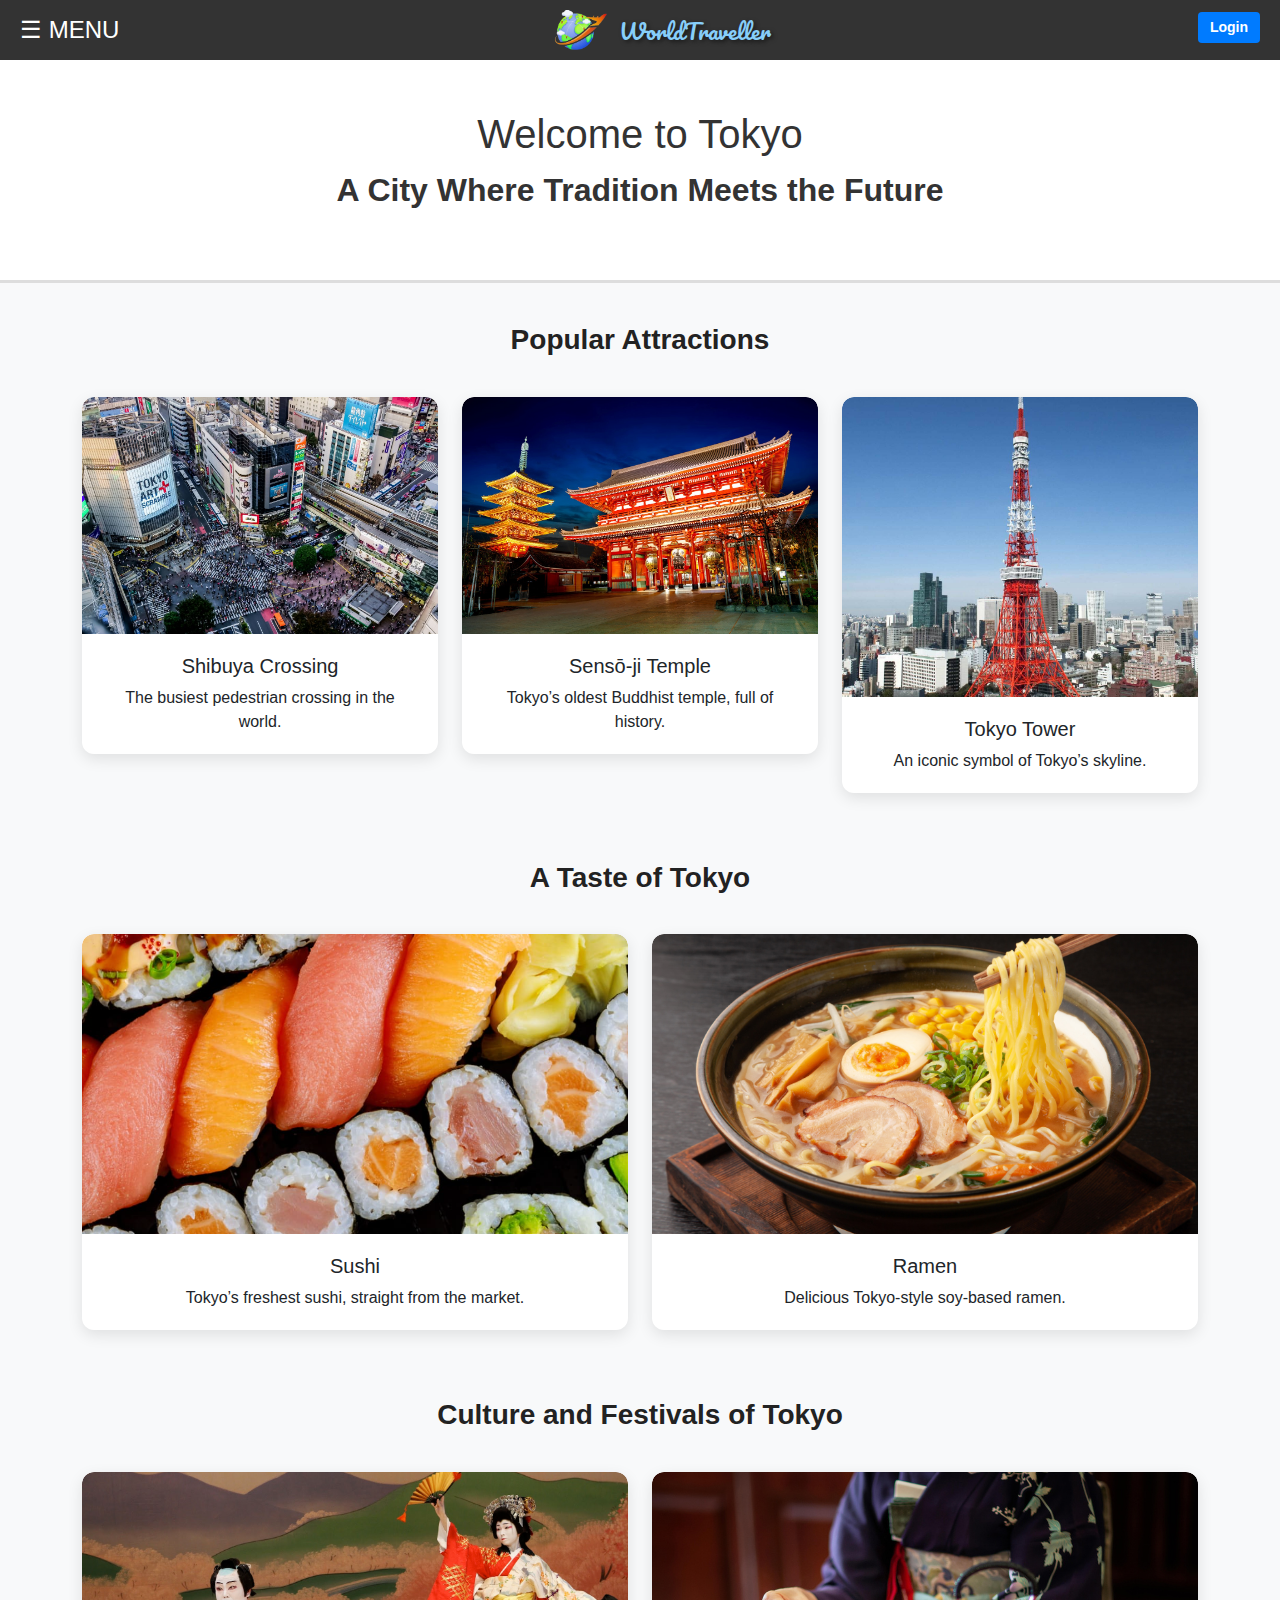
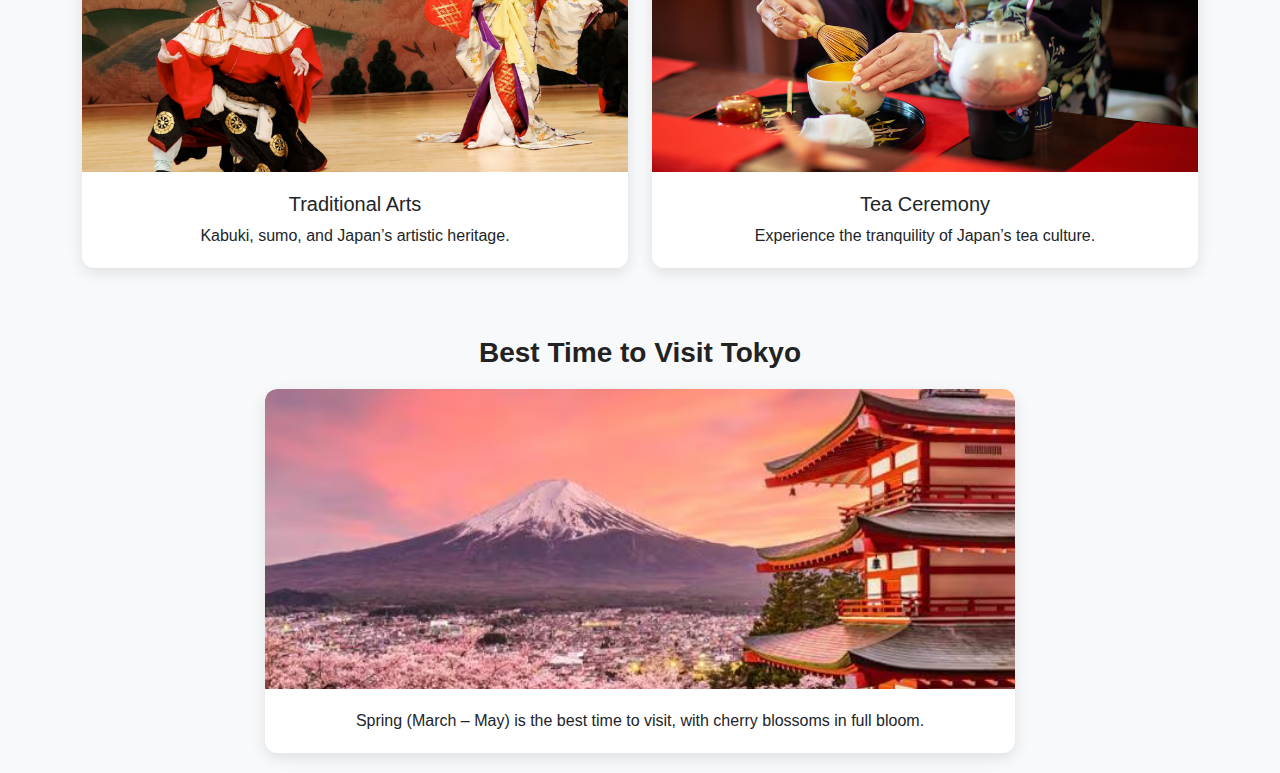
<file: BIT102/tokyo.html>
<!DOCTYPE html>
<html lang="en">
<head>
    <meta charset="UTF-8">
    <meta name="viewport" content="width=device-width, initial-scale=1">
    <title>Tokyo</title>
    <link href="https://cdn.jsdelivr.net/npm/bootstrap@5.3.0/dist/css/bootstrap.min.css" rel="stylesheet">
    <link rel="stylesheet" href="tokyo.css">
    <link href="https://fonts.googleapis.com/css2?family=Pacifico&display=swap" rel="stylesheet">
    <link rel="icon" type="image/png" href="Logo.png">
</head>
<body>
    <nav class="navbar">
        <button class="menu-btn" onclick="toggleMenu()">☰ MENU</button>
        <div class="logo-container">
            <img src="Logo.png" alt="World Traveller Logo" class="logo">
            <span class="brand-name">WorldTraveller</span>
        </div>
        <a id="login-link" href="login.html" class="navbar-login">Login</a>
    </nav>
    
    <!-- 🔹 Sidebar Menu -->
    <div id="sidebar" class="sidebar">
        <button class="close-btn" onclick="toggleMenu()">✖</button>
        <input type="text" class="search-bar" placeholder="Search...">
        <h3>Main Menu</h3>
        <a href="index.html">Home</a>
        <a href="Forum/forum.html">Forum</a>
        <a href="index_booking.html">Booking</a>
        <h3>Top Destinations</h3>
        <a href="paris.html">Paris</a>
        <a href="London.html">London</a>
        <a href="Rome.html">Rome</a>
        <a href="Beijing.html">Beijing</a>
        <a href="Tokyo.html">Tokyo</a>
        <a href="KualaLumpur.html">Kuala Lumpur</a>
    </div>
    
    <div class="overlay" id="overlay" onclick="toggleMenu()"></div>
    <script>
        function toggleMenu() {
            const sidebar = document.getElementById('sidebar');
            const overlay = document.getElementById('overlay');
            sidebar.classList.toggle('active');
            overlay.classList.toggle('active');
        }
    </script>

    
    <!-- Header -->
    <div class="header">
        <h1>Welcome to Tokyo</h1>
        <p>A City Where Tradition Meets the Future</p>
    </div>

    <!-- Popular Attractions -->
    <div class="container mt-4">
        <h2 class="section-title">Popular Attractions</h2>
        <div class="row">
            <div class="col-md-4">
                <div class="card">
                    <img src="Places_Photo/ShibyaCrossing.jpg" class="card-img-top" alt="Shibuya Crossing">
                    <div class="card-body">
                        <h5 class="card-title">Shibuya Crossing</h5>
                        <p class="card-text">The busiest pedestrian crossing in the world.</p>
                    </div>
                </div>
            </div>
            <div class="col-md-4">
                <div class="card">
                    <img src="Places_Photo/Senso-ji Temple.jpg" class="card-img-top" alt="Sensō-ji Temple">
                    <div class="card-body">
                        <h5 class="card-title">Sensō-ji Temple</h5>
                        <p class="card-text">Tokyo’s oldest Buddhist temple, full of history.</p>
                    </div>
                </div>
            </div>
            <div class="col-md-4">
                <div class="card">
                    <img src="Places_Photo/TokyoTower.jpeg" class="card-img-top" alt="Tokyo Tower">
                    <div class="card-body">
                        <h5 class="card-title">Tokyo Tower</h5>
                        <p class="card-text">An iconic symbol of Tokyo’s skyline.</p>
                    </div>
                </div>
            </div>
        </div>
    </div>

    <!-- Tokyo Cuisine -->
    <div class="container mt-5">
        <h2 class="section-title">A Taste of Tokyo</h2>
        <div class="row">
            <div class="col-md-6">
                <div class="card">
                    <img src="Places_Photo/Sushi.png" class="card-img-top" alt="Sushi">
                    <div class="card-body">
                        <h5 class="card-title">Sushi</h5>
                        <p class="card-text">Tokyo’s freshest sushi, straight from the market.</p>
                    </div>
                </div>
            </div>
            <div class="col-md-6">
                <div class="card">
                    <img src="Places_Photo/Ramen.jpg" class="card-img-top" alt="Ramen">
                    <div class="card-body">
                        <h5 class="card-title">Ramen</h5>
                        <p class="card-text">Delicious Tokyo-style soy-based ramen.</p>
                    </div>
                </div>
            </div>
        </div>
    </div>

    <!-- Culture & Festivals -->
    <div class="container mt-5">
        <h2 class="section-title">Culture and Festivals of Tokyo</h2>
        <div class="row">
            <div class="col-md-6">
                <div class="card">
                    <img src="Places_Photo/Kabuki.jpg" class="card-img-top" alt="Traditional Arts">
                    <div class="card-body">
                        <h5 class="card-title">Traditional Arts</h5>
                        <p class="card-text">Kabuki, sumo, and Japan’s artistic heritage.</p>
                    </div>
                </div>
            </div>
            <div class="col-md-6">
                <div class="card">
                    <img src="Places_Photo/TeaCeremony.jpg" class="card-img-top" alt="Tea Ceremony">
                    <div class="card-body">
                        <h5 class="card-title">Tea Ceremony</h5>
                        <p class="card-text">Experience the tranquility of Japan’s tea culture.</p>
                    </div>
                </div>
            </div>
        </div>
    </div>

    <!-- Best Time to Visit -->
    <div class="container mt-5">
        <h2 class="section-title">Best Time to Visit Tokyo</h2>
        <div class="card">
            <img src="Places_Photo/TokyoWeather.avif" class="card-img-top" alt="Tokyo Weather">
            <div class="card-body">
                <p class="card-text">Spring (March – May) is the best time to visit, with cherry blossoms in full bloom.</p>
            </div>
        </div>
    </div>

    <script src="https://cdn.jsdelivr.net/npm/bootstrap@5.3.0/dist/js/bootstrap.bundle.min.js"></script>

</body>
</html>
</file>
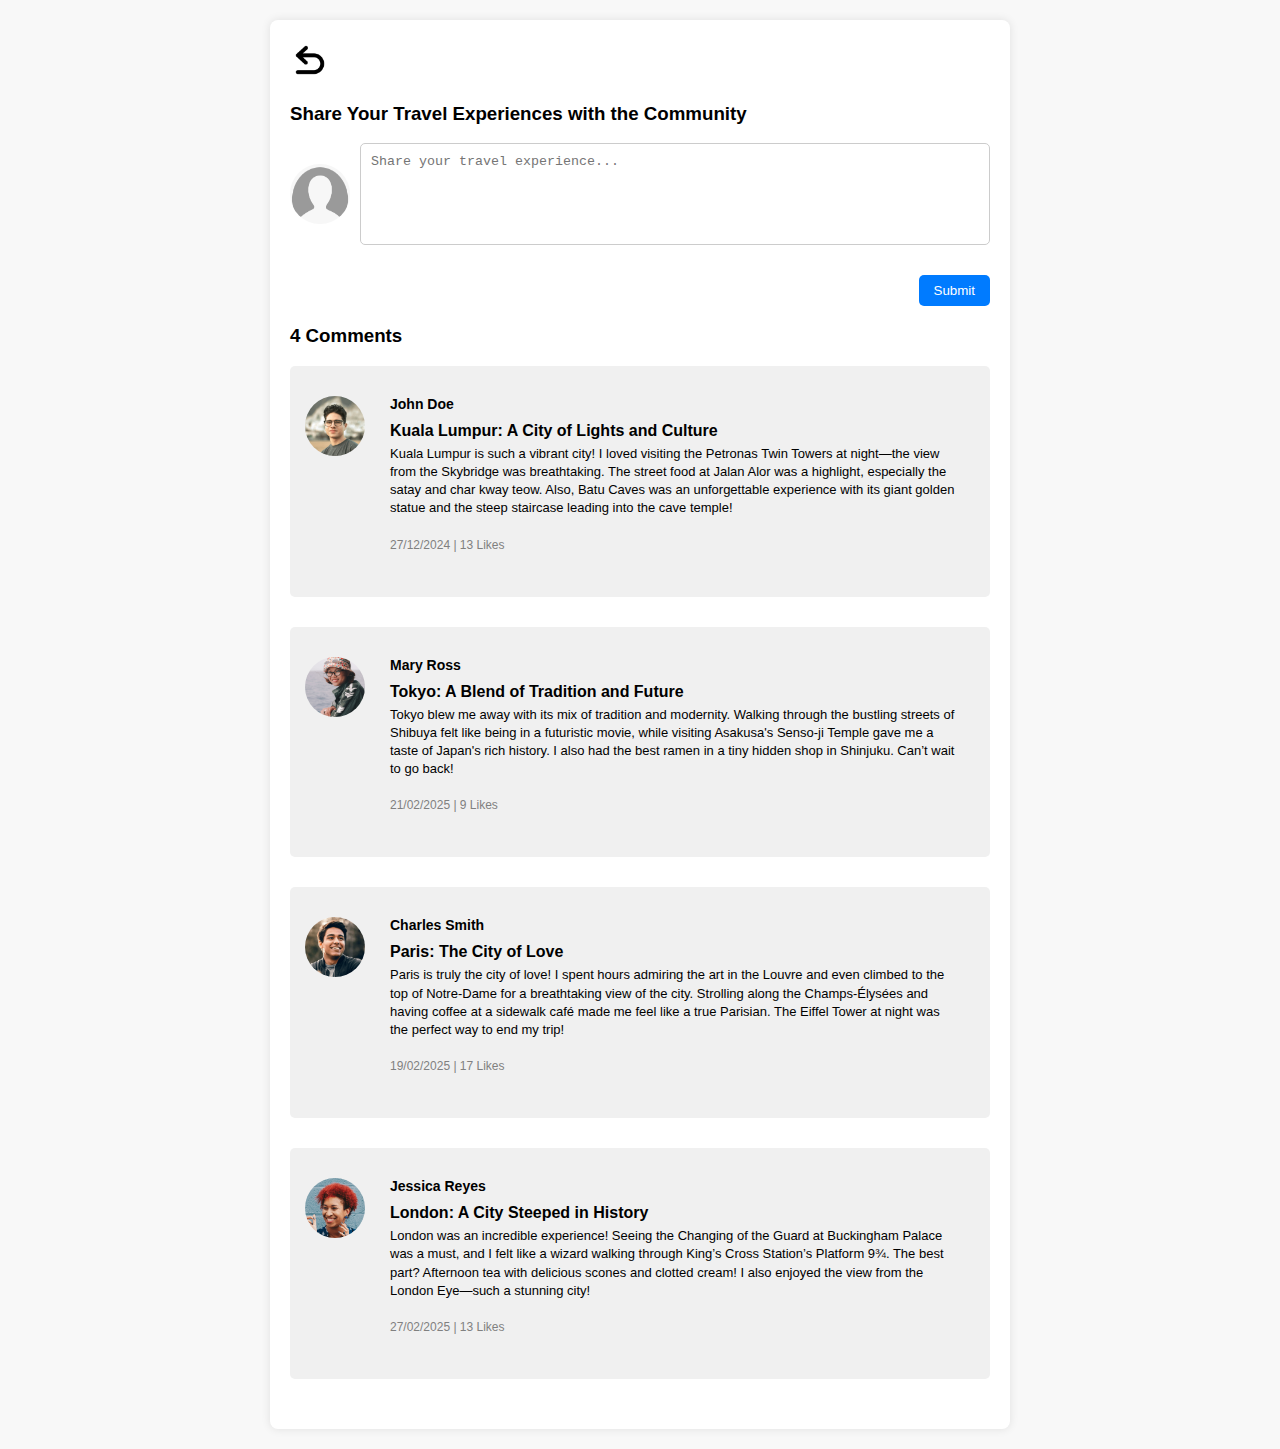
<file: BIT102/Forum/forum.html>
<!DOCTYPE html>
<html lang="en">
<head>
    <meta charset="UTF-8">
    <meta name="viewport" content="width=device-width, initial-scale=1.0">
    <title>Forum Posts</title>
    <link rel="icon" type="image/png" href="../Logo.png">
    <link rel="stylesheet" href="forum.css">
</head>
<body>
    <div class="container-post">
        <a href="../index.html">
            <img src="back-arrow.png" alt="Back Button" class="back-button">
        </a>
        <h3>Share Your Travel Experiences with the Community</h3>
        <div class="post-box">
            <img src="profile_pic/user-profile-default-image.png" alt="User Avatar">
            <textarea placeholder="Share your travel experience..."></textarea>
        </div>
        <div class="button-container">
            <button class="submit-button">Submit</button>
        </div>
        
        <h3 id="comment-count">4 Comments</h3>
        
        <div class="post">
            <img src="profile_pic/user1.png">
            <div class="post-content">
                <h4>John Doe</h4>
                <strong>Kuala Lumpur: A City of Lights and Culture</strong>
                <p>Kuala Lumpur is such a vibrant city! I loved visiting the Petronas Twin Towers at night—the view from the Skybridge was breathtaking. The street food at Jalan Alor was a highlight, especially the satay and char kway teow. Also, Batu Caves was an unforgettable experience with its giant golden statue and the steep staircase leading into the cave temple!</p>
                <div class="post-footer">27/12/2024 | 13 Likes</div>
            </div>
        </div>
        
        <div class="post">
            <img src="profile_pic/user2.png">
            <div class="post-content">
                <h4>Mary Ross</h4>
                <strong>Tokyo: A Blend of Tradition and Future</strong>
                <p>Tokyo blew me away with its mix of tradition and modernity. Walking through the bustling streets of Shibuya felt like being in a futuristic movie, while visiting Asakusa's Senso-ji Temple gave me a taste of Japan's rich history. I also had the best ramen in a tiny hidden shop in Shinjuku. Can’t wait to go back!</p>
                <div class="post-footer">21/02/2025 | 9 Likes</div>
            </div>
        </div>
        
        <div class="post">
            <img src="profile_pic/user3.png">
            <div class="post-content">
                <h4>Charles Smith</h4>
                <strong>Paris: The City of Love</strong>
                <p>Paris is truly the city of love! I spent hours admiring the art in the Louvre and even climbed to the top of Notre-Dame for a breathtaking view of the city. Strolling along the Champs-Élysées and having coffee at a sidewalk café made me feel like a true Parisian. The Eiffel Tower at night was the perfect way to end my trip!</p>
                <div class="post-footer">19/02/2025 | 17 Likes</div>
            </div>
        </div>
        
        <div class="post">
            <img src="profile_pic/user4.png">
            <div class="post-content">
                <h4>Jessica Reyes</h4>
                <strong>London: A City Steeped in History</strong>
                <p>London was an incredible experience! Seeing the Changing of the Guard at Buckingham Palace was a must, and I felt like a wizard walking through King’s Cross Station’s Platform 9¾. The best part? Afternoon tea with delicious scones and clotted cream! I also enjoyed the view from the London Eye—such a stunning city!</p>
                <div class="post-footer">27/02/2025 | 13 Likes</div>
            </div>
        </div>
    </div>
    
    <script src="forum.js" defer></script>
</body>
</html>
</file>
<file: BIT102/beijing.css>
body {
    font-family: 'Poppins', sans-serif;
    background-color: #f8f9fa;
    display: flex; /* Use flexbox */
    flex-direction: column; /* Stack items vertically */
    align-items: center; /* Center items horizontally */
    justify-content: center; /* Center items vertically */
    min-height: 100vh; /* Ensure the body takes the full viewport height */
    margin: 0; /* Remove default margin */
    text-align: center; /* Center text */
}
* {
    margin: 0;
    padding: 0;
    box-sizing: border-box;
  }
  
  html, body {
    margin: 0;
    padding: 0;
  }
.navbar {
    display: flex;
    width: 100%;
    justify-content: space-between;
    align-items: center;
    background-color: #333;
    color: white;
    padding: 10px 20px;
}
.logo-container {
    display: flex;
    align-items: center;
}

.logo {
    height: 40px;
    margin-right: 10px;
}

.brand-name {
    font-size: 22px;
    color: lightskyblue;
    font-family: 'Pacifico', cursive;
    text-shadow: 2px 2px 4px rgba(0, 0, 0, 0.5);
}

.menu-btn {
    font-size: 24px;
    background: none;
    border: none;
    color: white;
    cursor: pointer;
}
.navbar-login {
    background-color: #007bff;
    color: white;
    padding: 5px 12px;
    border-radius: 4px;
    text-decoration: none;
    font-weight: bold;
    font-size: 14px;
    line-height: 1.5;
    margin-top: -5px;
    transition: background-color 0.3s ease;
}

.navbar-login:hover {
    background-color: #0056b3;
}

.sidebar {
    position: fixed;
    top: 0;
    left: -250px;
    width: 250px;
    height: 100%;
    background-color: #333;
    color: white;
    padding: 20px;
    transition: left 0.3s ease;
    z-index: 1000;
}
.sidebar.active {
    left: 0;
}

.close-btn {
    font-size: 24px;
    background: none;
    border: none;
    color: white;
    cursor: pointer;
    margin-bottom: 20px;
    text-align: left; 
    display: block;
    padding: 0;
}
.sidebar h3 {
    margin-top: 20px;
    margin-bottom: 10px;
    text-align: left; 
}

.sidebar a {
    display: block;
    color: white;
    text-decoration: none;
    margin: 10px 0;
    text-align: left; /* Align text to the right */
    padding-right: 10px; /* Add padding to the right */
}
.sidebar a:hover {
    transform: scale(1.1);
}
.overlay {
    position: fixed;
    top: 0;
    left: 0;
    width: 100%;
    height: 100%;
    background: rgba(0, 0, 0, 0.5);
    z-index: 999;
    display: none;
}

.overlay.active {
    display: block;
}
.back-button {
    width: 100%;
    display: flex;
    justify-content: flex-start; /* Align back button to the left */
    padding: 10px;
    position: absolute; /* Position it absolutely */
    top: 10px; /* Adjust the top position */
    left: 100px; /* Adjust the left position */
}

.container {
    width: 90%; /* Limit the width of the container */
    max-width: 1200px; /* Set a maximum width */
}

.section-title {
    font-weight: 600;
    margin-bottom: 20px;
    text-align: center;
}

.card {
    border: none;
    box-shadow: 0px 4px 10px rgba(0, 0, 0, 0.1);
    transition: transform 0.2s ease-in-out;
}

.card:hover {
    transform: translateY(-5px);
}

.card img {
    width: 100%;
    height: 180px;
    object-fit: cover;
    border-radius: 8px 8px 0 0;
}

.card-body {
    padding: 20px;
}


.row {
    justify-content: center; /* Center the cards in the row */
}
</file>
<file: BIT102/Kuala Lumpur.css>
/* General Styling */
body {
    font-family: 'Poppins', sans-serif;
    background-color: #f8f9fa;
    margin: 0;
    padding: 0;
}
* {
    margin: 0;
    padding: 0;
    box-sizing: border-box;
  }
  
  html, body {
    margin: 0;
    padding: 0;
  }
.navbar {
    display: flex;
    justify-content: space-between;
    align-items: center;
    background-color: #333;
    color: white;
    padding: 10px 20px;
}
.logo-container {
    display: flex;
    align-items: center;
}

.logo {
    height: 40px;
    margin-right: 10px;
}

.brand-name {
    font-size: 22px;
    color: lightskyblue;
    font-family: 'Pacifico', cursive;
    text-shadow: 2px 2px 4px rgba(0, 0, 0, 0.5);
}

.menu-btn {
    font-size: 24px;
    background: none;
    border: none;
    color: white;
    cursor: pointer;
}
.navbar-login {
    background-color: #007bff;
    color: white;
    padding: 5px 12px;
    border-radius: 4px;
    text-decoration: none;
    font-weight: bold;
    font-size: 14px;
    line-height: 1.5;
    margin-top: -5px;
    transition: background-color 0.3s ease;
}

.navbar-login:hover {
    background-color: #0056b3;
}

.sidebar {
    position: fixed;
    top: 0;
    left: -250px;
    width: 250px;
    height: 100%;
    background-color: #333;
    color: white;
    padding: 20px;
    transition: left 0.3s ease;
    z-index: 1000;
}
.sidebar.active {
    left: 0;
}

.close-btn {
    font-size: 24px;
    background: none;
    border: none;
    color: white;
    cursor: pointer;
    margin-bottom: 20px;
}
.sidebar h3 {
    margin-top: 20px;
    margin-bottom: 10px;
    text-align: left; 
}

.sidebar a {
    display: block;
    color: white;
    text-decoration: none;
    margin: 10px 0;
    text-align: left; /* Align text to the right */
    padding-right: 10px; /* Add padding to the right */
}
.sidebar a:hover {
    transform: scale(1.1);
}
.overlay {
    position: fixed;
    top: 0;
    left: 0;
    width: 100%;
    height: 100%;
    background: rgba(0, 0, 0, 0.5);
    z-index: 999;
    display: none;
}

.overlay.active {
    display: block;
}

/* Section Title */
.section-title {
    font-weight: 600;
    font-size: 24px;
    margin-bottom: 20px;
    text-align: center;
    color: #333;
}

/* Card Styling */
.card {
    border: none;
    border-radius: 10px;
    box-shadow: 0px 4px 15px rgba(0, 0, 0, 0.1);
    transition: transform 0.3s ease-in-out, box-shadow 0.3s ease-in-out;
    background-color: #ffffff;
}

/* Hover Effect */
.card:hover {
    transform: translateY(-8px);
    box-shadow: 0px 8px 20px rgba(0, 0, 0, 0.15);
}

/* Image Styling */
.card img {
    width: 100%;
    height: 200px; /* Increased height for better visibility */
    object-fit: cover;
    border-radius: 10px 10px 0 0;
    transition: transform 0.3s ease-in-out, filter 0.3s ease-in-out;
}

/* Image Hover Effect */
.card:hover img {
    transform: scale(1.05);
    filter: brightness(1.1);
}

/* Card Body */
.card-body {
    padding: 20px;
    text-align: center;
}

/* Card Title */
.card-title {
    font-size: 18px;
    font-weight: 600;
    margin-bottom: 10px;
}

/* Card Text */
.card-text {
    font-size: 14px;
    color: #666;
}

/* Back Button */
.back-button {
    width: auto;
    display: flex;
    align-items: center;
    justify-content: center;
    padding: 10px;
    position: absolute;
    top: 15px;
    left: 15px;
    background-color: #ffffff;
    color: white;
    text-decoration: none;
    font-weight: 600;
    border-radius: 5px;
    transition: background-color 0.3s ease-in-out;
}

.back-button:hover {
    background-color: #ffffff;
}

/* Responsive Adjustments */
@media (max-width: 768px) {
    .card img {
        height: 180px;
    }

    .section-title {
        font-size: 20px;
    }

    .card-title {
        font-size: 16px;
    }

    .card-text {
        font-size: 13px;
    }
}
</file>
<file: BIT102/London.css>
/* General Styles */
body {
    font-family: 'Poppins', sans-serif;
    background-color: #f8f9fa;
    margin: 0;
    padding: 20px;
}
* {
    margin: 0;
    padding: 0;
    box-sizing: border-box;
  }
  
  html, body {
    margin: 0;
    padding: 0;
  }
.navbar {
    display: flex;
    justify-content: space-between;
    align-items: center;
    background-color: #333;
    color: white;
    padding: 10px 20px;
}
.logo-container {
    display: flex;
    align-items: center;
}

.logo {
    height: 40px;
    margin-right: 10px;
}

.brand-name {
    font-size: 22px;
    color: lightskyblue;
    font-family: 'Pacifico', cursive;
    text-shadow: 2px 2px 4px rgba(0, 0, 0, 0.5);
}

.menu-btn {
    font-size: 24px;
    background: none;
    border: none;
    color: white;
    cursor: pointer;
}
.navbar-login {
    background-color: #007bff;
    color: white;
    padding: 5px 12px;
    border-radius: 4px;
    text-decoration: none;
    font-weight: bold;
    font-size: 14px;
    line-height: 1.5;
    margin-top: -5px;
    transition: background-color 0.3s ease;
}

.navbar-login:hover {
    background-color: #0056b3;
}

.sidebar {
    position: fixed;
    top: 0;
    left: -250px;
    width: 250px;
    height: 100%;
    background-color: #333;
    color: white;
    padding: 20px;
    transition: left 0.3s ease;
    z-index: 1000;
}
.sidebar.active {
    left: 0;
}
.sidebar a:hover {
    transform: scale(1.1);
}

.close-btn {
    font-size: 24px;
    background: none;
    border: none;
    color: white;
    cursor: pointer;
    margin-bottom: 20px;
}
.sidebar h3 {
    margin-top: 20px;
    margin-bottom: 10px;
}

.sidebar a {
    display: block;
    color: white;
    text-decoration: none;
    margin: 10px 0;
}
.overlay {
    position: fixed;
    top: 0;
    left: 0;
    width: 100%;
    height: 100%;
    background: rgba(0, 0, 0, 0.5);
    z-index: 999;
    display: none;
}

.overlay.active {
    display: block;
}

/* Header */
.header {
    text-align: center;
    padding: 50px 20px;
    background-color: #ffffff;
    border-radius: 10px;
    margin-bottom: 30px;
}

/* Section Title */
.section-title {
    text-align: center;
    margin: 50px 0 30px;
    font-weight: 700;
    font-size: 24px;
    color: #333;
}

/* Card Styling */
.card {
    border: none;
    border-radius: 10px;
    box-shadow: 0px 4px 15px rgba(0, 0, 0, 0.1);
    transition: transform 0.3s ease-in-out, box-shadow 0.3s ease-in-out;
}

/* Hover Effect */
.card:hover {
    transform: translateY(-8px);
    box-shadow: 0px 8px 20px rgba(0, 0, 0, 0.15);
}

/* Image Styling */
.card img {
    width: 100%;
    height: 250px; /* Increased height for better visibility */
    object-fit: cover;
    border-radius: 10px 10px 0 0;
    transition: transform 0.3s ease-in-out, filter 0.3s ease-in-out;
}

/* Image Hover Effect */
.card:hover img {
    transform: scale(1.05);
    filter: brightness(1.1);
}

/* Card Body */
.card-body {
    padding: 20px;
    text-align: center;
}

/* Card Title */
.card-title {
    font-size: 18px;
    font-weight: 600;
    margin-bottom: 10px;
}

/* Card Text */
.card-text {
    font-size: 14px;
    color: #666;
}

/* Footer */
.footer {
    margin-top: 50px;
    text-align: center;
    padding: 20px;
    background-color: #333;
    color: white;
    border-radius: 10px;
    font-size: 14px;
}

/* Responsive Design */
@media (max-width: 768px) {
    .card img {
        height: 200px;
    }

    .section-title {
        font-size: 22px;
    }

    .card-title {
        font-size: 16px;
    }

    .card-text {
        font-size: 13px;
    }

    .header {
        padding: 40px 15px;
    }
}
</file>
<file: BIT102/paris.css>
body {
    font-family: 'Poppins', sans-serif;
    padding: 20px;
    text-align: center;
    box-sizing: border-box;
}
* {
    margin: 0;
    padding: 0;
    box-sizing: border-box;
  }
  
  html, body {
    margin: 0;
    padding: 0;
  }
.navbar {
    display: flex;
    justify-content: space-between;
    align-items: center;
    background-color: #333;
    color: white;
    padding: 10px 20px;
}
.logo-container {
    display: flex;
    align-items: center;
}

.logo {
    height: 40px;
    margin-right: 10px;
}

.brand-name {
    font-size: 22px;
    color: lightskyblue;
    font-family: 'Pacifico', cursive;
    text-shadow: 2px 2px 4px rgba(0, 0, 0, 0.5);
}

.menu-btn {
    font-size: 24px;
    background: none;
    border: none;
    color: white;
    cursor: pointer;
}
.navbar-login {
    background-color: #007bff;
    color: white;
    padding: 5px 12px;
    border-radius: 4px;
    text-decoration: none;
    font-weight: bold;
    font-size: 14px;
    line-height: 1.5;
    margin-top: -5px;
    transition: background-color 0.3s ease;
}

.navbar-login:hover {
    background-color: #0056b3;
}

.sidebar {
    position: fixed;
    top: 0;
    left: -250px;
    width: 250px;
    height: 100%;
    background-color: #333;
    color: white;
    padding: 20px;
    transition: left 0.3s ease;
    z-index: 1000;
}
.sidebar.active {
    left: 0;
}
.sidebar a:hover {
    transform: scale(1.1);
}

.close-btn {
    font-size: 24px;
    background: none;
    border: none;
    color: white;
    cursor: pointer;
    margin-bottom: 20px;
    text-align: left; 
    display: block;
    padding: 0;
}
.sidebar h3 {
    margin-top: 20px;
    margin-bottom: 10px;
    text-align: left; 
}

.sidebar a {
    display: block;
    color: white;
    text-decoration: none;
    margin: 10px 0;
    text-align: left; /* Align text to the right */
    padding-right: 10px; /* Add padding to the right */
}
.overlay {
    position: fixed;
    top: 0;
    left: 0;
    width: 100%;
    height: 100%;
    background: rgba(0, 0, 0, 0.5);
    z-index: 999;
    display: none;
}

.overlay.active {
    display: block;
}

.header {
    padding: 40px 20px;
}

.header h1 {
    font-size: 32px;
    font-weight: 700;
    color: #222;
}

.header p {
    font-size: 16px;
    color: #555;
}

.section-title {
    font-weight: 600;
    margin-top: 30px;
    margin-bottom: 20px;
}

/* Card Styling */
.card {
    border: none;
    box-shadow: 0px 4px 10px rgba(0, 0, 0, 0.1);
    transition: transform 0.2s ease-in-out;
    margin: 20px auto; /* Center the card */
    max-width: 800px; /* Increase the card width for better image fit */
    display: flex;
    flex-direction: column; /* Stack image and text properly */
}

.card:hover {
    transform: translateY(-5px);
}

/* Make the image responsive inside the card */
.card img {
    width: 100%;  /* Ensures the image fills the card width */
    height: auto; /* Keeps the aspect ratio */
    object-fit: cover;
    border-radius: 8px 8px 0 0;
}

/* Card body spacing */
.card-body {
    padding: 20px;
}

/* Footer Styling */
.footer {
    margin-top: 50px;
    padding: 20px;
    background-color: #333;
    color: white;
}

.back-button {
    width: 100%;
    display: flex;
    justify-content: flex-start; /* Align back button to the left */
    padding: 10px;
    position: absolute; /* Position it absolutely */
    top: 10px; /* Adjust the top position */
    left: 100px; /* Adjust the left position */
}
</file>
<file: BIT102/ReviewForm.css>
/* Import Poppins Font */
@import url('https://fonts.googleapis.com/css2?family=Poppins:wght@300;400;600&display=swap');

/* General Styles */
body {
    font-family: 'Poppins', sans-serif;
    background-color: #f8f9fa;
    margin: 0;
    padding: 0;
}

/* Review Container */
.review-container {
    text-align: center;
    background: #ffffff;
    padding: 30px;
    border-radius: 12px;
    box-shadow: 0px 4px 12px rgba(0, 0, 0, 0.15);
    max-width: 550px;
    margin: 50px auto;
    transition: transform 0.3s ease-in-out;
}

.review-container:hover {
    transform: translateY(-5px);
}

.review-container h2 {
    font-size: 28px;
    font-weight: 600;
    color: #333;
    margin-bottom: 10px;
}

.review-container p {
    font-size: 16px;
    color: #555;
    margin-bottom: 20px;
}

/* Form Styling */
form {
    display: flex;
    flex-direction: column;
    align-items: center;
}

label {
    font-weight: 500;
    margin-top: 12px;
    font-size: 15px;
    color: #444;
}

input, textarea {
    font-family: 'Poppins', sans-serif;
    width: 100%;
    padding: 12px;
    margin-top: 5px;
    border: 1px solid #ddd;
    border-radius: 6px;
    font-size: 14px;
    transition: 0.3s;
}

input:focus, textarea:focus {
    outline: none;
    border-color: #007bff;
    box-shadow: 0px 0px 8px rgba(0, 123, 255, 0.3);
}

textarea {
    resize: none;
}

/* Star Rating */
.stars {
    display: flex;
    justify-content: center;
    flex-direction: row-reverse;
    margin-top: 10px;
}

.stars input {
    display: none;
}

.stars label {
    font-size: 30px;
    color: #bbb;
    cursor: pointer;
    transition: color 0.2s ease-in-out;
}

.stars input:checked ~ label,
.stars label:hover,
.stars label:hover ~ label {
    color: #f5b301;
}

/* Submit Button */
.submit-btn {
    font-family: 'Poppins', sans-serif;
    background: linear-gradient(135deg, #007bff, #0056b3);
    color: white;
    font-size: 16px;
    font-weight: 500;
    padding: 12px 20px;
    border: none;
    border-radius: 6px;
    cursor: pointer;
    margin-top: 15px;
    transition: all 0.3s ease-in-out;
    width: 100%;
    max-width: 200px;
}

.submit-btn:hover {
    background: linear-gradient(135deg, #0056b3, #00408a);
    transform: scale(1.05);
}

/* Popup Styles */
.popup {
    display: none;
    position: fixed;
    top: 50%;
    left: 50%;
    transform: translate(-50%, -50%);
    background: white;
    padding: 20px;
    box-shadow: 0px 4px 10px rgba(0, 0, 0, 0.2);
    text-align: center;
    border-radius: 10px;
    z-index: 1000;
    animation: fadeIn 0.3s ease-in-out;
    font-family: 'Poppins', sans-serif;
}

.popup button {
    background: #007bff;
    color: white;
    border: none;
    padding: 10px;
    cursor: pointer;
    border-radius: 5px;
    margin-top: 10px;
    transition: 0.2s;
    font-family: 'Poppins', sans-serif;
}

.popup button:hover {
    background: #0056b3;
}

/* Fade In Animation */
@keyframes fadeIn {
    from {
        opacity: 0;
        transform: translate(-50%, -55%);
    }
    to {
        opacity: 1;
        transform: translate(-50%, -50%);
    }
}
.review-card {
    display: flex;
    background-color: #f3f3f3;
    border-radius: 10px;
    padding: 15px;
    margin: 15px 0;
    box-shadow: 0 2px 5px rgba(0,0,0,0.1);
}
</file>
<file: BIT102/tokyo.css>
/* General Styles */
body {
    font-family: 'Poppins', sans-serif;
    background-color: #f8f9fa;
    color: #333;
    margin: 0;
    padding: 0;
}
* {
    margin: 0;
    padding: 0;
    box-sizing: border-box;
  }
  
  html, body {
    margin: 0;
    padding: 0;
  }
.navbar {
    display: flex;
    justify-content: space-between;
    align-items: center;
    background-color: #333;
    color: white;
    padding: 10px 20px;
}
.logo-container {
    display: flex;
    align-items: center;
}

.logo {
    height: 40px;
    margin-right: 10px;
}

.brand-name {
    font-size: 22px;
    color: lightskyblue;
    font-family: 'Pacifico', cursive;
    text-shadow: 2px 2px 4px rgba(0, 0, 0, 0.5);
}

.menu-btn {
    font-size: 24px;
    background: none;
    border: none;
    color: white;
    cursor: pointer;
}
.navbar-login {
    background-color: #007bff;
    color: white;
    padding: 5px 12px;
    border-radius: 4px;
    text-decoration: none;
    font-weight: bold;
    font-size: 14px;
    line-height: 1.5;
    margin-top: -5px;
    transition: background-color 0.3s ease;
}

.navbar-login:hover {
    background-color: #0056b3;
}

.sidebar {
    position: fixed;
    top: 0;
    left: -250px;
    width: 250px;
    height: 100%;
    background-color: #333;
    color: white;
    padding: 20px;
    transition: left 0.3s ease;
    z-index: 1000;
}
.sidebar.active {
    left: 0;
}
.sidebar a:hover {
    transform: scale(1.1);
}

.close-btn {
    font-size: 24px;
    background: none;
    border: none;
    color: white;
    cursor: pointer;
    margin-bottom: 20px;
    text-align: left; 
    display: block;
    padding: 0;
}
.sidebar h3 {
    margin-top: 20px;
    margin-bottom: 10px;
    text-align: left; 
}

.sidebar a {
    display: block;
    color: white;
    text-decoration: none;
    margin: 10px 0;
    text-align: left; /* Align text to the right */
    padding-right: 10px; /* Add padding to the right */
}
.overlay {
    position: fixed;
    top: 0;
    left: 0;
    width: 100%;
    height: 100%;
    background: rgba(0, 0, 0, 0.5);
    z-index: 999;
    display: none;
}

.overlay.active {
    display: block;
}

/* Header */
header {
    background: #225891;
    color: white;
    padding: 30px 20px;
    text-align: center;
    font-size: 24px;
    font-weight: bold;
    border-bottom: 5px solid #1b4f72; /* Adds a nice underline effect */
}

/* Section Titles */
.section-title {
    text-align: center;
    font-size: 28px;
    font-weight: 600;
    margin-top: 40px;
    margin-bottom: 20px;
    color: #222;
}

/* Card Customization */
.card {
    border: none;
    box-shadow: 0px 5px 15px rgba(0, 0, 0, 0.1);
    transition: transform 0.3s ease-in-out, box-shadow 0.3s ease-in-out;
    border-radius: 12px;
    overflow: hidden;
    margin: 20px auto; /* Centering */
    max-width: 750px; /* Keeps cards at a readable width */
}

.card:hover {
    transform: scale(1.03);
    box-shadow: 0px 8px 20px rgba(0, 0, 0, 0.15);
}

/* Image Styles */
.card img {
    width: 100%;
    height: auto;
    max-height: 300px; /* Prevents images from being too tall */
    object-fit: cover;
    border-radius: 12px 12px 0 0;
}

/* Card Body */
.card-body {
    padding: 20px;
    text-align: center;
}

/* Footer */
footer {
    background: #343a40;
    color: white;
    text-align: center;
    padding: 20px;
    font-size: 16px;
    margin-top: 40px;
    border-top: 5px solid #2a2f33; /* Adds a subtle effect */
}

/* Spacing */
.bottom-space {
    margin-bottom: 50px;
}

/* Header Background */
.header {
    text-align: center;
    padding: 50px 20px;
    background-color: white;
    font-size: 32px;
    font-weight: bold;
    border-bottom: 3px solid #ddd;
}

.back-button {
    width: 100%;
    display: flex;
    justify-content: flex-start; /* Align back button to the left */
    padding: 10px;
    position: absolute; /* Position it absolutely */
    top: 10px; /* Adjust the top position */
    left: 100px; /* Adjust the left position */
}
</file>
<file: BIT102/Forum/forum.css>
/* Global styles */
body {
    font-family: Arial, sans-serif;
    margin: 0;
    padding: 20px;
    background-color: #f8f8f8;
}

/* Back button */
.back-button {
    top: 15px;
    left: 20px;
    width: 40px;  /* Adjust size as needed */
    height: auto;
    cursor: pointer;
    transition: opacity 0.3s; /* Adds a smooth transition effect */
}

.back-button:hover {
    opacity: 0.7; /* Makes it slightly transparent on hover */
}

/* Container for the posts */
.container-post {
    max-width: 700px;
    margin: auto;
    background: white;
    padding: 20px;
    border-radius: 8px;
    box-shadow: 0px 0px 10px rgba(0, 0, 0, 0.1);
}

/* Post box for creating a new post */
.post-box {
    display: flex;
    align-items: center;
    margin-bottom: 20px;
}

/* Avatar image in the post box */
.post-box img {
    width: 60px;
    height: 60px;
    border-radius: 50%;
    margin-right: 10px;
}

/* Textarea for writing the comment */
.post-box textarea {
    width: 100%;
    height: 80px;
    padding: 10px;
    border: 1px solid #ccc;
    border-radius: 5px;
    resize: none;
}

/* Button container */
.button-container {
    display: flex;
    justify-content: flex-end;
}

/* Submit button styling */
.button-container button {
    margin-top: 10px;
    padding: 8px 15px;
    border: none;
    background: #007BFF;
    color: white;
    border-radius: 5px;
    cursor: pointer;
}

.button-container button:hover {
    background-color: #0056b3; /* Darker blue when hovered */
}

/* Styling for each post */
.post {
    display: flex;
    margin-bottom: 30px;
    padding: 15px;
    background: #f0f0f0;
    border-radius: 5px;
}

/* Avatar image in the post */
.post img {
    width: 60px;
    height: 60px;
    border-radius: 50%;
    margin-right: 10px;
    margin-top: 15px;
}

/* Content section for each post */
.post-content {
    flex: 1;
    padding: 15px;
}

/* Username style */
.post-content h4 {
    margin: 0 0 5px;
    font-size: 14px;
    padding-bottom: 5px;
}

/* Comment text style */
.post-content p {
    margin: 5px 0;
    font-size: 13px;
    line-height: 1.4;
}

/* Footer style */
.post-footer {
    margin-top: 20px;
    font-size: 12px;
    color: gray;
    margin-bottom: 15px; /* Added margin to create space below */
}

/* Styling for buttons (Edit, Delete) */
.post-content button {
    margin-right: 10px; /* Space between the buttons */
    padding: 6px 12px; /* Adjust button padding */
    font-size: 14px;
    cursor: pointer;
    border-radius: 4px;
    background-color: #007BFF;
    color: white;
}

.post-content button:hover {
    background-color: #0056b3; /* Darker blue when hovered */
}

/* Add styling for the title in the post */
.post-content strong {
    font-weight: bold;
}


.comment-buttons {
    margin-top: 5px;
}
.comment-buttons button {
    margin-right: 5px;
    padding: 3px 8px;
    font-size: 0.8em;
}
</file>
